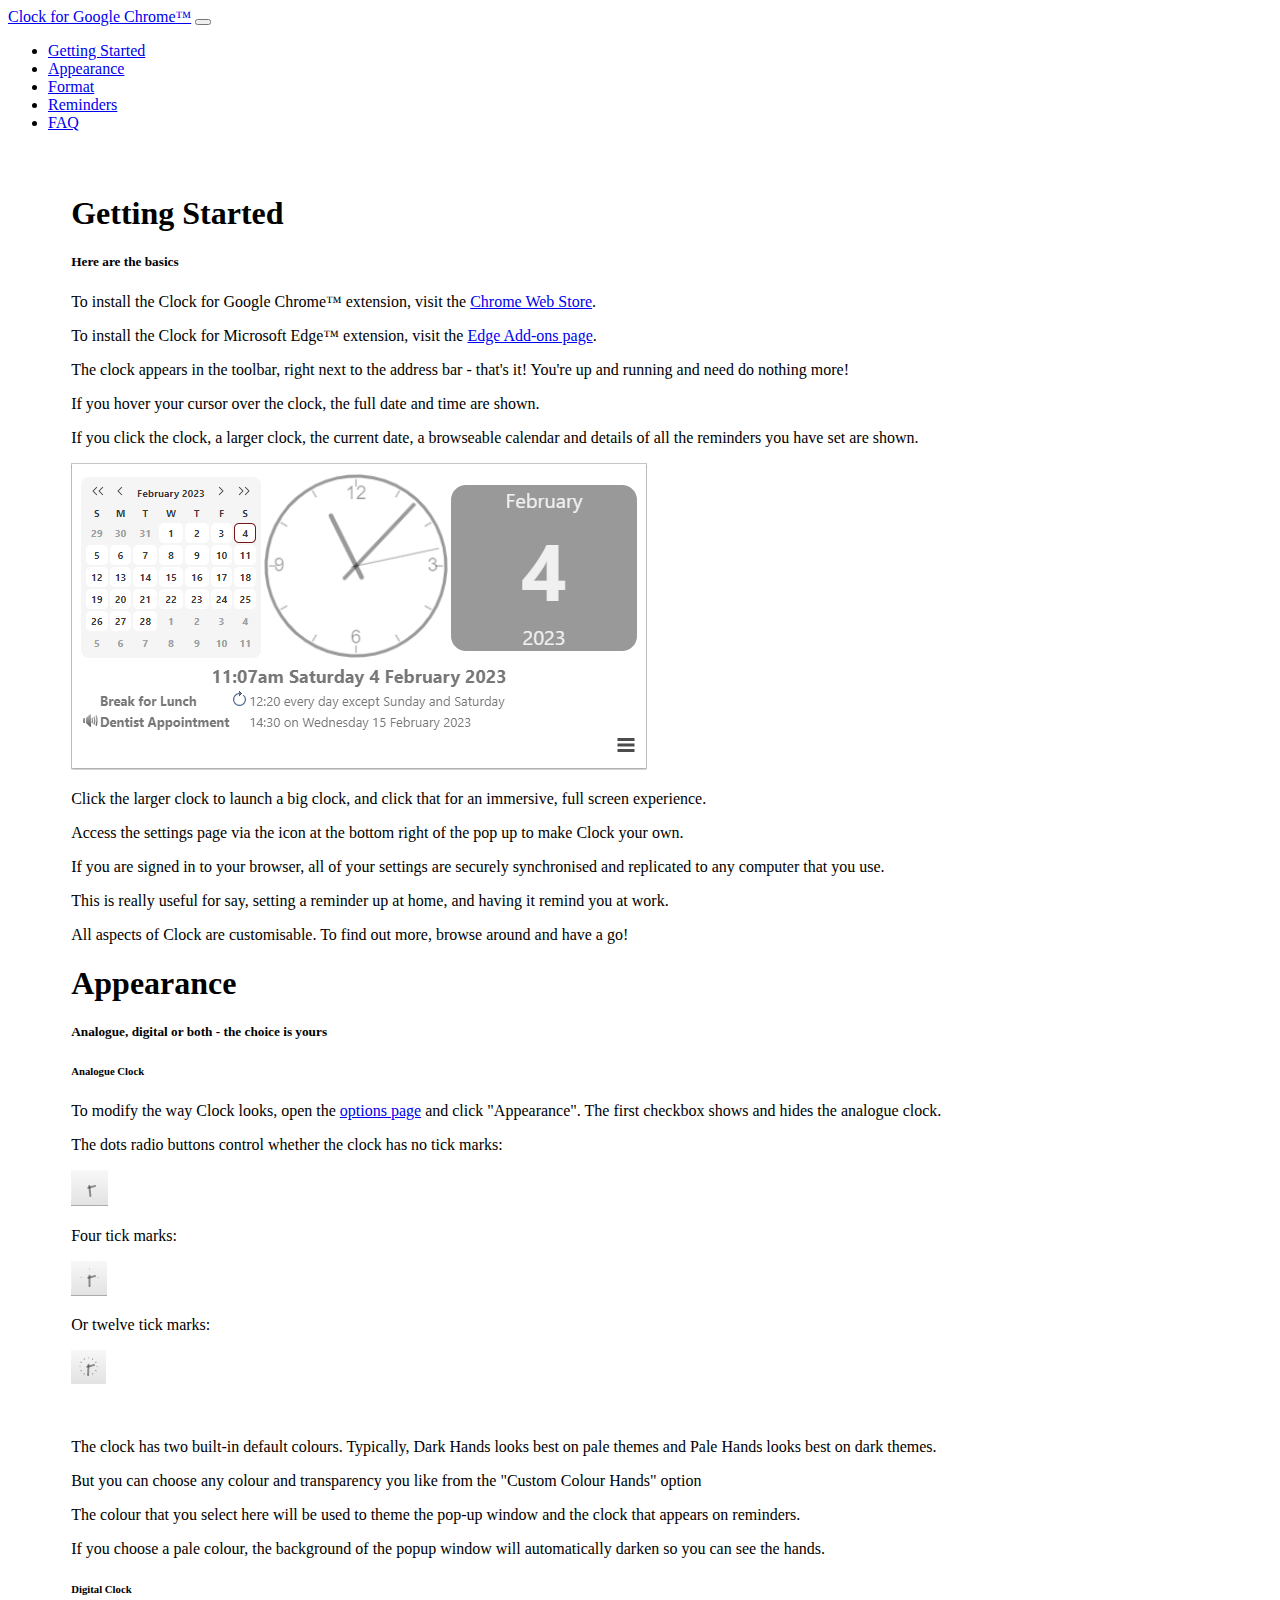
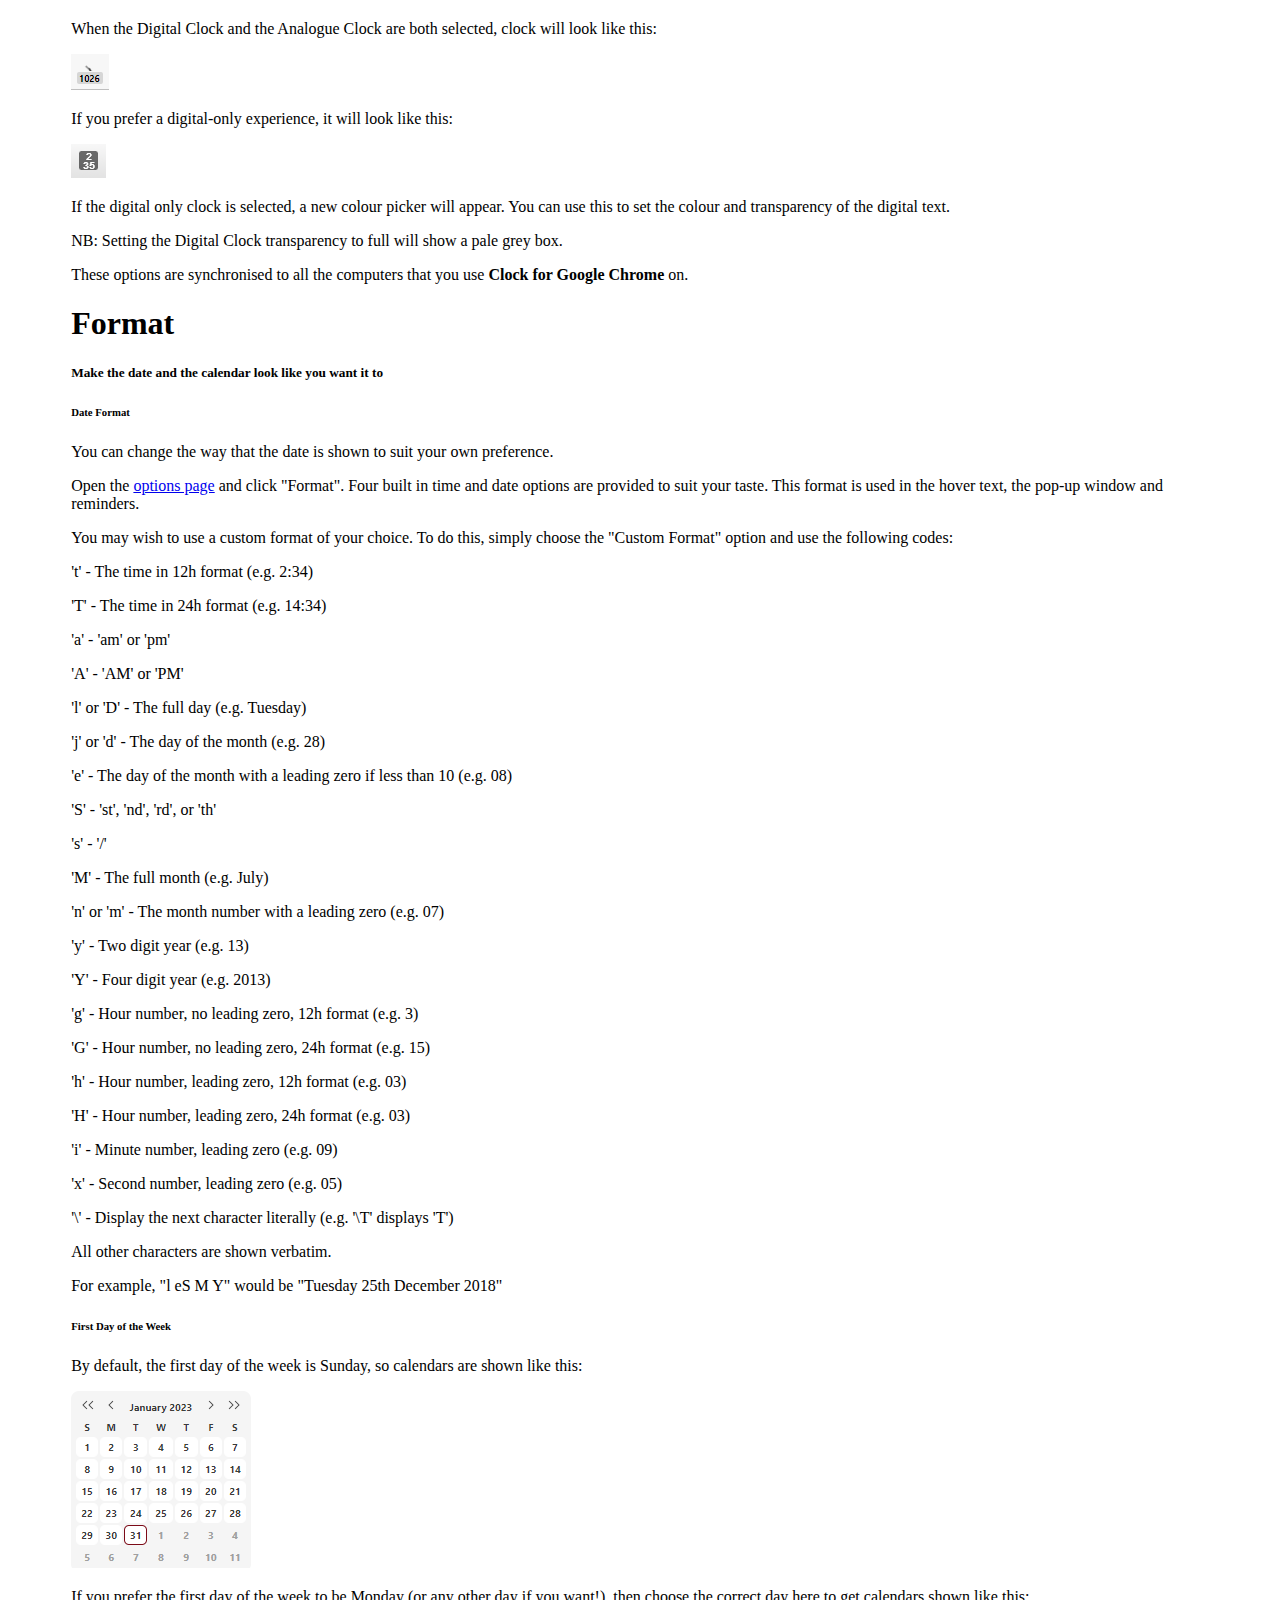
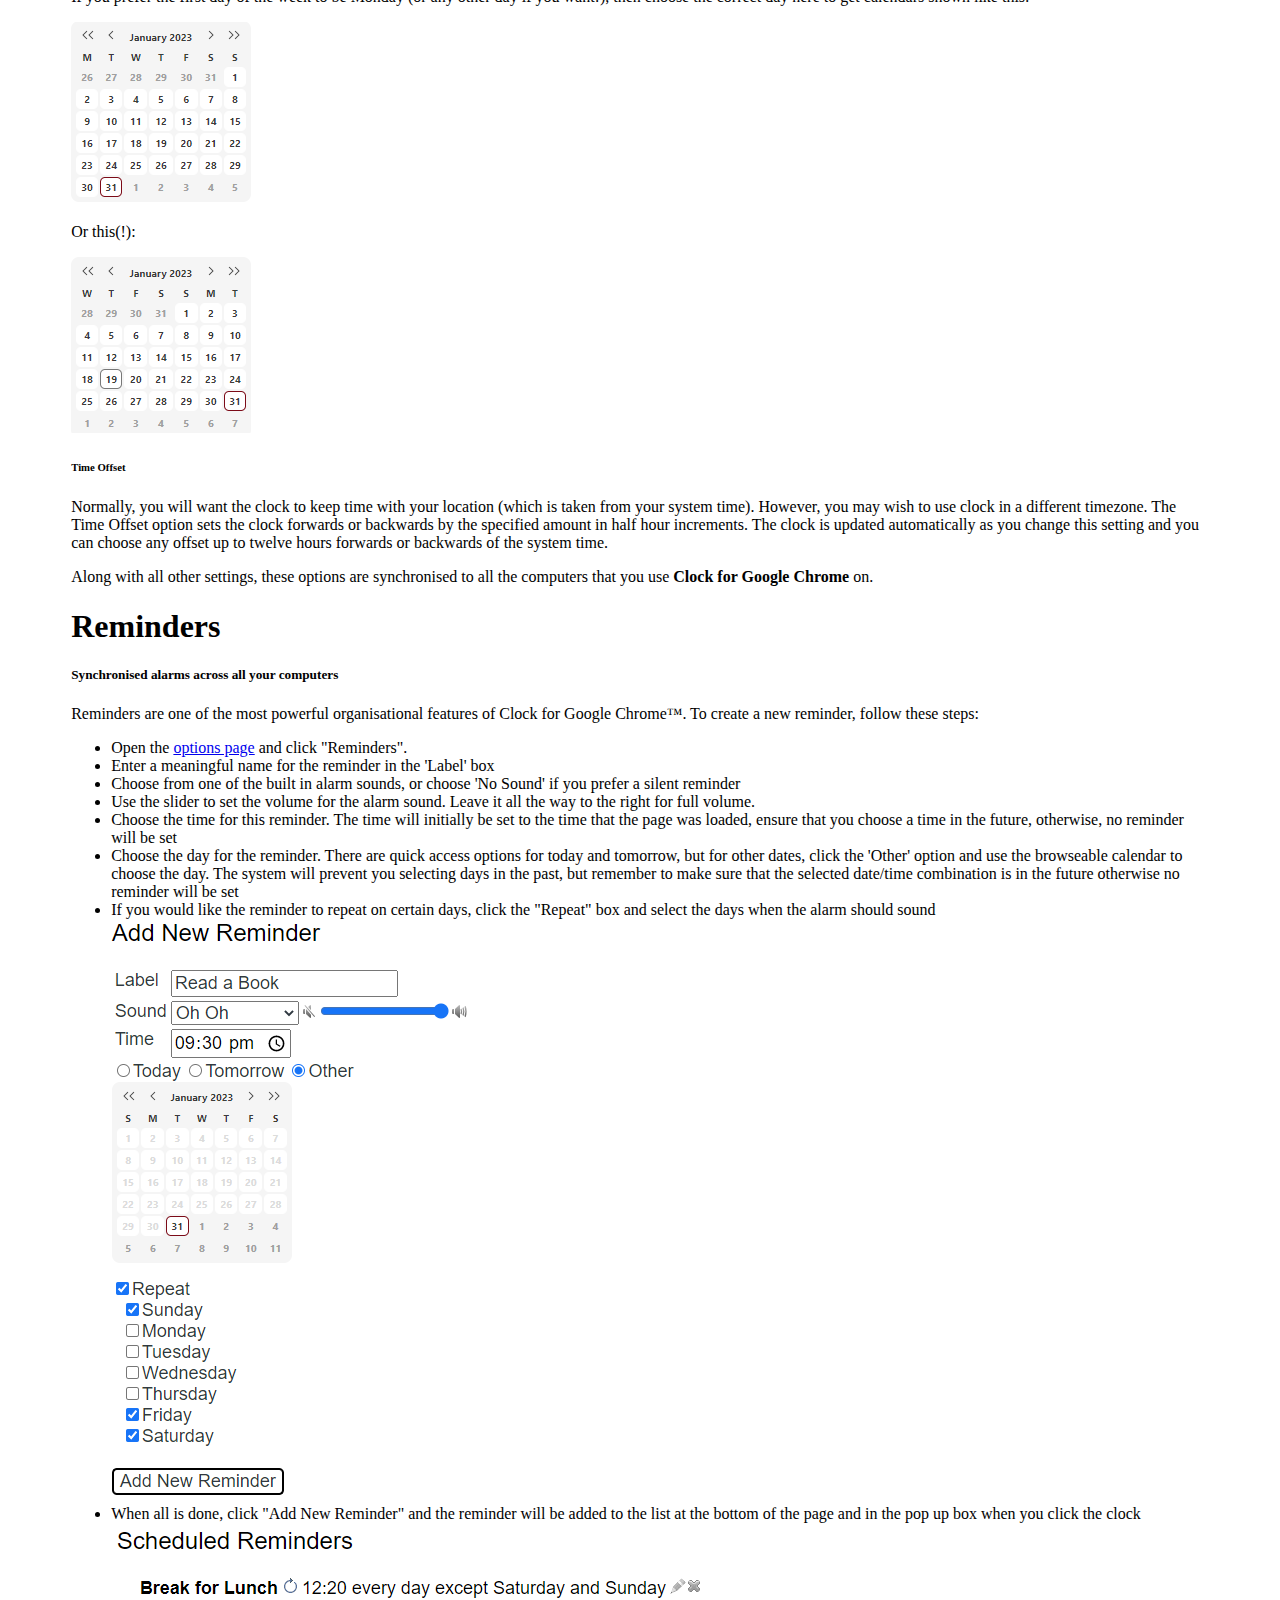
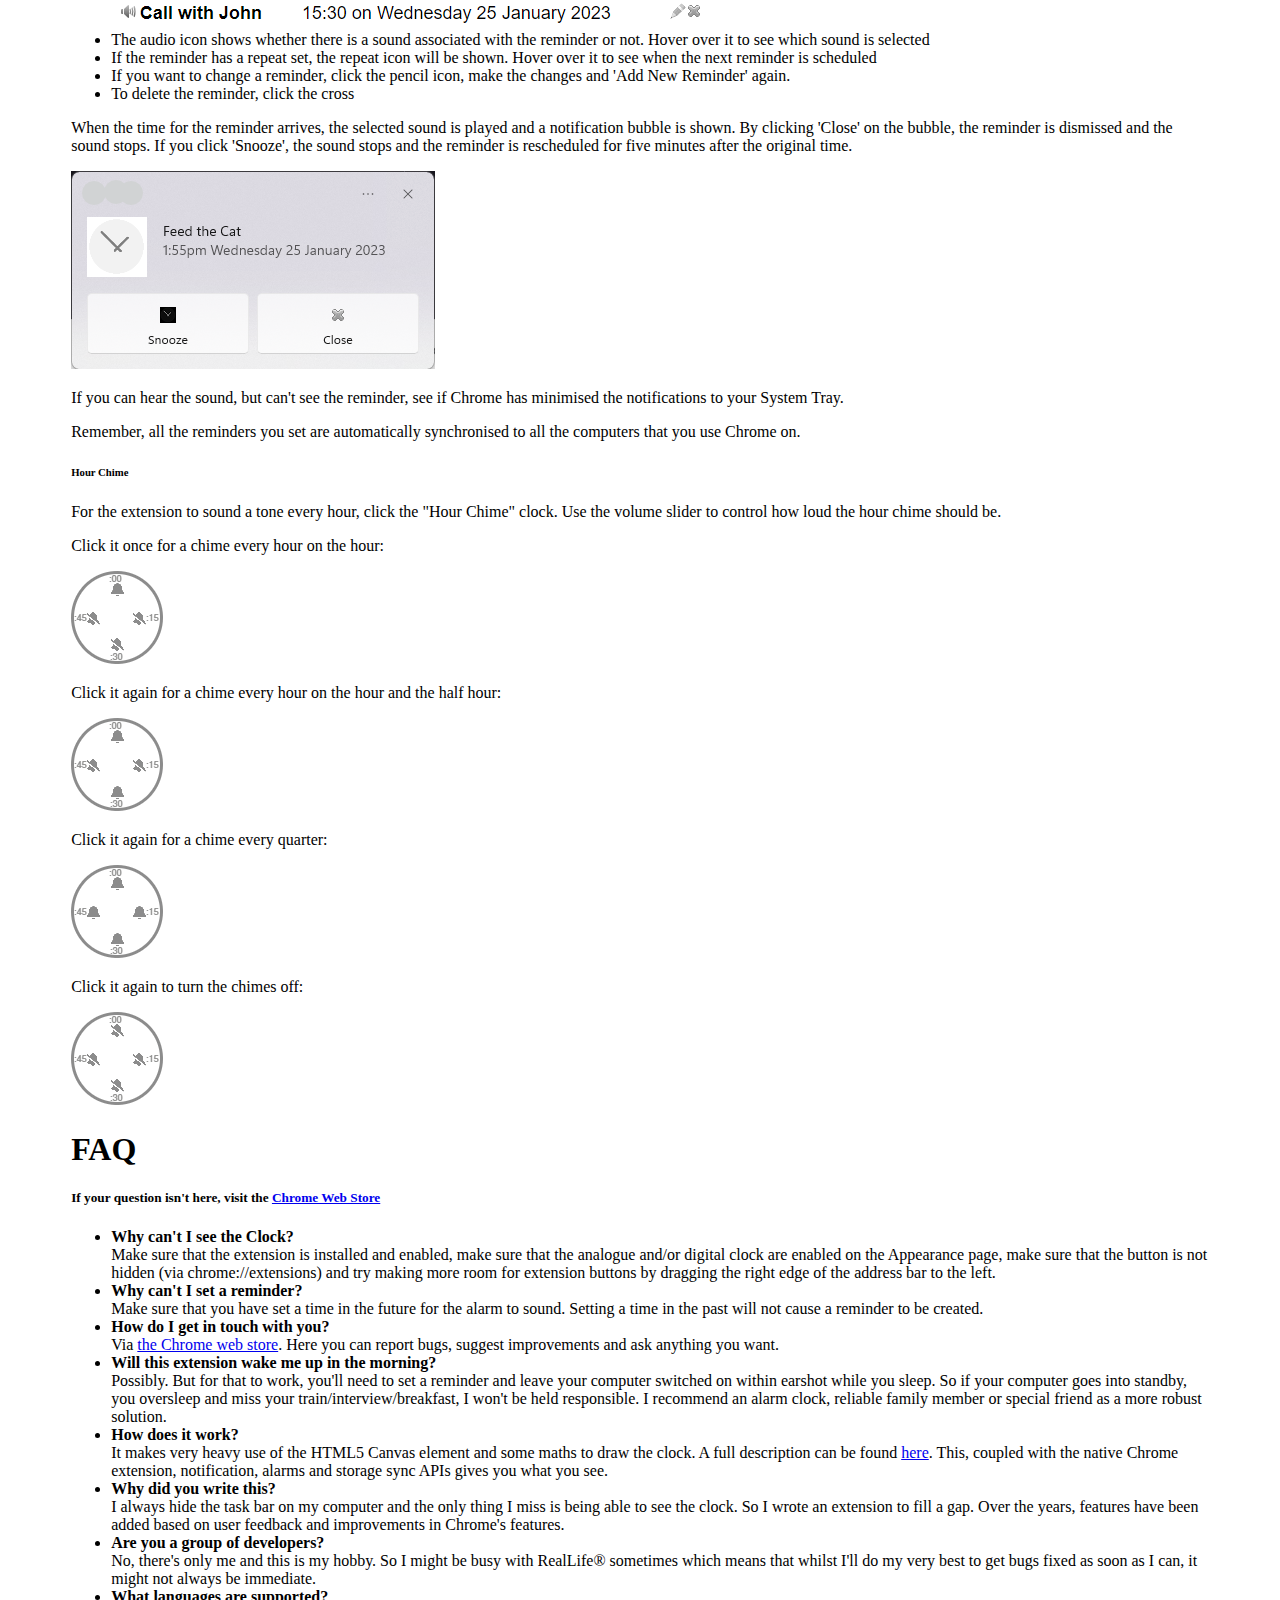
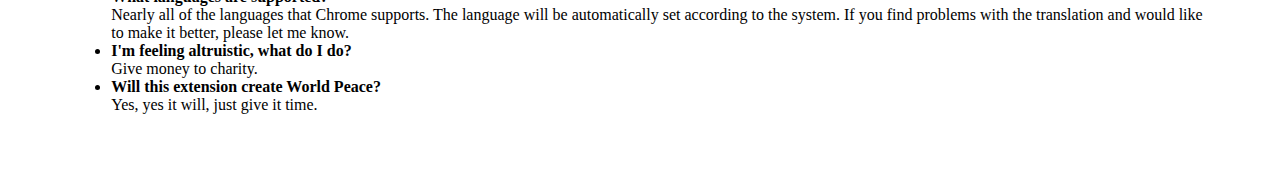
<file: index.html>
<!doctype html>
<html lang="en">

<head>
	<!-- Required meta tags -->
	<meta charset="utf-8">
	<meta name="viewport" content="width=device-width, initial-scale=1, shrink-to-fit=no">

	<!-- favicon -->
	<link rel="shortcut icon" type="image/x-icon" href="favicon.ico">

	<!-- Bootstrap CSS -->
	<link href="https://cdn.jsdelivr.net/npm/bootstrap@5.3.0-alpha1/dist/css/bootstrap.min.css" rel="stylesheet" integrity="sha384-GLhlTQ8iRABdZLl6O3oVMWSktQOp6b7In1Zl3/Jr59b6EGGoI1aFkw7cmDA6j6gD" crossorigin="anonymous">

	<title>Clock for Google Chrome&trade;</title>

	<!-- Ads -->
	<script async src="https://pagead2.googlesyndication.com/pagead/js/adsbygoogle.js?client=ca-pub-0829514606350414"
		crossorigin="anonymous"></script>
</head>

<body data-spy="scroll" data-target="#navbarLinks" data-offset="0">
	<nav id="navver" class="navbar navbar-expand-lg fixed-top navbar-dark bg-primary">
		<a class="navbar-brand" href="#">Clock for Google Chrome&trade;</a>
		<button class="navbar-toggler" type="button" data-toggle="collapse" data-target="#navbarSupportedContent"
			aria-controls="navbarSupportedContent" aria-expanded="false" aria-label="Toggle navigation">
			<span class="navbar-toggler-icon"></span>
		</button>

		<div class="collapse navbar-collapse" id="navbarLinks">
			<ul class="nav navbar-nav mr-auto">
				<li class="nav-item">
					<a class="nav-link" href="#gettingstarted">Getting Started</a>
				</li>
				<li class="nav-item">
					<a class="nav-link" href="#appearance">Appearance</a>
				</li>
				<li class="nav-item">
					<a class="nav-link" href="#format">Format</a>
				</li>
				<li class="nav-item">
					<a class="nav-link" href="#reminders">Reminders</a>
				</li>
				<li class="nav-item">
					<a class="nav-link" href="#faq">FAQ</a>
				</li>
			</ul>
		</div>
	</nav>

	<!-- Main content -->
	<div style="margin: 5%">
		<h1 id="gettingstarted">Getting Started</h1>
		<h5>Here are the basics</h5>
		<p>To install the Clock for Google Chrome&trade; extension, visit the <a
				href="https://chrome.google.com/webstore/detail/clock-for-google-chrome/emakkfldeggiinnfcdjkakdfcppbfhdg">Chrome
				Web Store</a>.</p>
		<p>To install the Clock for Microsoft Edge&trade; extension, visit the <a
				href="https://microsoftedge.microsoft.com/addons/detail/clock-for-microsoft-edge%E2%84%A2/mmaenpliijegpihljkfkjpdohapnnpge">Edge
				Add-ons page</a>.</p>
		<p>The clock appears in the toolbar, right next to the address bar - that's it! You're up and running and need
			do nothing more!</p>
		<p>If you hover your cursor over the clock, the full date and time are shown.</p>
		<p>If you click the clock, a larger clock, the current date, a browseable calendar and details of all the
			reminders you have set are shown.</p>
		<div class="inline_image">
			<img src="assets/popup.PNG" alt="Pop Up">
		</div>
		<p>Click the larger clock to launch a big clock, and click that for an immersive, full screen experience.</p>
		<p>Access the settings page via the icon at the bottom right of the pop up to make Clock your own.</p>
		<p>If you are signed in to your browser, all of your settings are securely synchronised and replicated to any
			computer that you use.</p>
		<p>This is really useful for say, setting a reminder up at home, and having it remind you at work.</p>
		<p>All aspects of Clock are customisable. To find out more, browse around and have a go!</p>

		<h1 id="appearance">Appearance</h1>
		<h5>Analogue, digital or both - the choice is yours</h5>
		<h6>Analogue Clock</h6>
		<p>To modify the way Clock looks, open the <a
				href="chrome-extension://emakkfldeggiinnfcdjkakdfcppbfhdg/html/options.html">options page</a> and click
			"Appearance".
			The first checkbox shows and hides the analogue clock.</p>
		<p>The dots radio buttons control whether the clock has no tick marks:</p>
		<div>
			<img src="assets/noticks.PNG" alt="No Ticks">
		</div>
		<p>Four tick marks:</p>
		<div>
			<img src="assets/fourticks.PNG" alt="Four Ticks">
		</div>
		<p>Or twelve tick marks:</p>
		<div>
			<img src="assets/twelveticks.PNG" alt="Twelve Ticks">
		</div>
		<p>&nbsp;</p>
		<p>The clock has two built-in default colours. Typically, Dark Hands looks best on pale themes and Pale Hands
			looks best on dark themes.</p>
		<p>But you can choose any colour and transparency you like from the "Custom Colour Hands" option</p>
		<p>The colour that you select here will be used to theme the pop-up window and the clock that appears on
			reminders.</p>
		<p>If you choose a pale colour, the background of the popup window will automatically darken so you can see the
			hands.</p>
		<h6>Digital Clock</h6>
		<p>When the Digital Clock and the Analogue Clock are both selected, clock will look like this:</p>
		<div>
			<img src="assets/digana.PNG" alt="Both Clocks">
		</div>
		<p>If you prefer a digital-only experience, it will look like this:</p>
		<div>
			<img src="assets/digonly.PNG" alt="Digital Only">
		</div>
		<p>If the digital only clock is selected, a new colour picker will appear. You can use this to set the colour
			and transparency of the digital text.</p>
		<p>NB: Setting the Digital Clock transparency to full will show a pale grey box.</p>
		<p>These options are synchronised to all the computers that you use <b>Clock for Google Chrome</b> on.</p>

		<h1 id="format">Format</h1>
		<h5>Make the date and the calendar look like you want it to</h5>
		<h6>Date Format</h6>
		<p>You can change the way that the date is shown to suit your own preference.</p>
		<p>Open the <a href="chrome-extension://emakkfldeggiinnfcdjkakdfcppbfhdg/html/options.html">options page</a> and
			click "Format".
			Four built in time and date options are provided to suit your taste. This format is used in the hover text,
			the pop-up window and reminders.</p>
		<p>You may wish to use a custom format of your choice. To do this, simply choose the "Custom Format" option and
			use the following codes:</p>
		<p>'t' - The time in 12h format (e.g. 2:34)</p>
		<p>'T' - The time in 24h format (e.g. 14:34) </p>
		<p>'a' - 'am' or 'pm'</p>
		<p>'A' - 'AM' or 'PM'</p>
		<p>'l' or 'D' - The full day (e.g. Tuesday) </p>
		<p>'j' or 'd' - The day of the month (e.g. 28) </p>
		<p>'e' - The day of the month with a leading zero if less than 10 (e.g. 08) </p>
		<p>'S' - 'st', 'nd', 'rd', or 'th'</p>
		<p>'s' - '/' </p>
		<p>'M' - The full month (e.g. July)</p>
		<p>'n' or 'm' - The month number with a leading zero (e.g. 07)</p>
		<p>'y' - Two digit year (e.g. 13) </p>
		<p>'Y' - Four digit year (e.g. 2013)</p>
		<p>'g' - Hour number, no leading zero, 12h format (e.g. 3)</p>
		<p>'G' - Hour number, no leading zero, 24h format (e.g. 15)</p>
		<p>'h' - Hour number, leading zero, 12h format (e.g. 03)</p>
		<p>'H' - Hour number, leading zero, 24h format (e.g. 03)</p>
		<p>'i' - Minute number, leading zero (e.g. 09)</p>
		<p>'x' - Second number, leading zero (e.g. 05)</p>
		<p>'\' - Display the next character literally (e.g. '\T' displays 'T')</p>
		<p>All other characters are shown verbatim.</p>
		<p>For example, "l eS M Y" would be "Tuesday 25th December 2018"</p>
		<h6>First Day of the Week</h6>
		<p>By default, the first day of the week is Sunday, so calendars are shown like this:</p>
		<div class="inline_image">
			<img src="assets/sunone.PNG" alt="Sunday First">
		</div>
		<p>If you prefer the first day of the week to be Monday (or any other day if you want!), then choose the correct
			day here to get calendars shown like this:</p>
		<div class="inline_image">
			<img src="assets/monone.PNG" alt="Monday First">
		</div>
		<p>Or this(!):</p>
		<div class="inline_image">
			<img src="assets/wedone.PNG" alt="Wednesday First (why anybody would want to do this beyond me, but hey...">
		</div>
		<h6>Time Offset</h6>
		<p>Normally, you will want the clock to keep time with your location (which is taken from your system time).
			However, you may wish to use clock in a different timezone. The Time Offset option sets the clock forwards
			or backwards by the specified amount in half hour increments. The clock is updated automatically as you
			change this setting and you can choose any offset up to twelve hours forwards or backwards of the system
			time.</p>
		<p>Along with all other settings, these options are synchronised to all the computers that you use <b>Clock for
				Google Chrome</b> on.</p>


		<h1 id="reminders">Reminders</h1>
		<h5>Synchronised alarms across all your computers</h5>
		<p>Reminders are one of the most powerful organisational features of Clock for Google Chrome™. To create a new
			reminder, follow these steps:</p>
		<ul>
			<li>Open the <a href="chrome-extension://emakkfldeggiinnfcdjkakdfcppbfhdg/html/options.html">options
					page</a> and click "Reminders".</li>
			<li>Enter a meaningful name for the reminder in the 'Label' box</li>
			<li>Choose from one of the built in alarm sounds, or choose 'No Sound' if you prefer a silent reminder</li>
			<li>Use the slider to set the volume for the alarm sound. Leave it all the way to the right for full volume.
			</li>
			<li>Choose the time for this reminder. The time will initially be set to the time that the page was loaded,
				ensure that you choose a time in the future, otherwise, no reminder will be set</li>
			<li>Choose the day for the reminder. There are quick access options for today and tomorrow, but for other
				dates, click the 'Other' option and use the browseable calendar to choose the day. The system will
				prevent you selecting days in the past, but remember to make sure that the selected date/time
				combination is in the future otherwise no reminder will be set</li>
			<li>If you would like the reminder to repeat on certain days, click the "Repeat" box and select the days
				when the alarm should sound
				<div class="inline_image">
					<img src="assets/reminders.PNG" alt="Reminder options">
				</div>
			</li>
			<li>When all is done, click "Add New Reminder" and the reminder will be added to the list at the bottom of
				the page and in the pop up box when you click the clock
				<div class="inline_image">
					<img src="assets/reminder.PNG" alt="Set Reminder">
				</div>
			</li>
			<li>The audio icon shows whether there is a sound associated with the reminder or not. Hover over it to see
				which sound is selected</li>
			<li>If the reminder has a repeat set, the repeat icon will be shown. Hover over it to see when the next
				reminder is scheduled</li>
			<li>If you want to change a reminder, click the pencil icon, make the changes and 'Add New Reminder' again.
			</li>
			<li>To delete the reminder, click the cross</li>
		</ul>
		<p>When the time for the reminder arrives, the selected sound is played and a notification bubble is shown. By
			clicking 'Close' on the bubble, the reminder is dismissed and the sound stops. If you click 'Snooze', the
			sound stops and the reminder is rescheduled for five minutes after the original time.</p>
		<div class="inline_image">
			<img src="assets/notification.png" alt="Notification">
		</div>
		<p>If you can hear the sound, but can't see the reminder, see if Chrome has minimised the notifications to your
			System Tray.</p>
		<p>Remember, all the reminders you set are automatically synchronised to all the computers that you use Chrome
			on.</p>
		<h6>Hour Chime</h6>
		<p>For the extension to sound a tone every hour, click the "Hour Chime" clock. Use the volume slider to control
			how loud the hour chime should be.</p>
		<p>Click it once for a chime every hour on the hour:</p>
		<div>
			<img src="assets/onechime.png" alt="Hour chime">
		</div>
		<p>Click it again for a chime every hour on the hour and the half hour:</p>
		<div>
			<img src="assets/twochimes.png" alt="Two chimes">
		</div>
		<p>Click it again for a chime every quarter:</p>
		<div>
			<img src="assets/fourchimes.png" alt="Four chimes">
		</div>
		<p>Click it again to turn the chimes off:</p>
		<div>
			<img src="assets/nochimes.png" alt="No chimes">
		</div>

		<h1 id="faq">FAQ</h1>
		<h5>If your question isn't here, visit the <a
				href="https://chrome.google.com/webstore/detail/clock-for-google-chrome/emakkfldeggiinnfcdjkakdfcppbfhdg">Chrome
				Web Store</a></h5>
		<ul>
			<li>
				<b>Why can't I see the Clock?</b>
				<br>Make sure that the extension is installed and enabled, make sure that the analogue and/or digital
				clock are enabled on the Appearance page, make sure that the button is not hidden (via
				chrome://extensions) and try making more room for extension buttons by dragging the right edge of the
				address bar to the left.
			</li>
			<li>
				<b>Why can't I set a reminder?</b>
				<br>Make sure that you have set a time in the future for the alarm to sound. Setting a time in the past
				will not cause a reminder to be created.
			</li>
			<li>
				<b>How do I get in touch with you?</b>
				<br>Via <a
					href="https://chrome.google.com/webstore/detail/clock-for-google-chrome/emakkfldeggiinnfcdjkakdfcppbfhdg">the
					Chrome web store</a>. Here you can report bugs, suggest improvements and ask anything you want.
			</li>
			<li>
				<b>Will this extension wake me up in the morning?</b>
				<br>Possibly. But for that to work, you'll need to set a reminder and leave your computer switched on
				within earshot while you sleep. So if your computer goes into standby, you oversleep and miss your
				train/interview/breakfast, I won't be held responsible. I recommend an alarm clock, reliable family
				member or special friend as a more robust solution.
			</li>
			<li>
				<b>How does it work?</b>
				<br>It makes very heavy use of the HTML5 Canvas element and some maths to draw the clock. A full
				description can be found <a href="https://ab00a.github.io/">here</a>. This, coupled with the native
				Chrome extension, notification, alarms and storage sync APIs gives you what you see.
			</li>
			<li>
				<b>Why did you write this?</b>
				<br>I always hide the task bar on my computer and the only thing I miss is being able to see the clock.
				So I wrote an extension to fill a gap. Over the years, features have been added based on user feedback
				and improvements in Chrome's features.
			</li>
			<li>
				<b>Are you a group of developers?</b>
				<br>No, there's only me and this is my hobby. So I might be busy with RealLife® sometimes which means
				that whilst I'll do my very best to get bugs fixed as soon as I can, it might not always be immediate.
			</li>
			<li>
				<b>What languages are supported?</b>
				<br>Nearly all of the languages that Chrome supports. The language will be automatically set according
				to the system. If you find problems with the translation and would like to make it better, please let me
				know.
			</li>
			<li>
				<b>I'm feeling altruistic, what do I do?</b>
				<br>Give money to charity.
			</li>
			<li>
				<b>Will this extension create World Peace?</b>
				<br>Yes, yes it will, just give it time.
			</li>
		</ul>

	</div>


	<!-- Optional JavaScript -->
	<!-- jQuery first, then Popper.js, then Bootstrap JS -->
	<script src="https://cdn.jsdelivr.net/npm/bootstrap@5.3.0-alpha1/dist/js/bootstrap.min.js" integrity="sha384-mQ93GR66B00ZXjt0YO5KlohRA5SY2XofN4zfuZxLkoj1gXtW8ANNCe9d5Y3eG5eD" crossorigin="anonymous"></script>
</body>

</html>
</file>
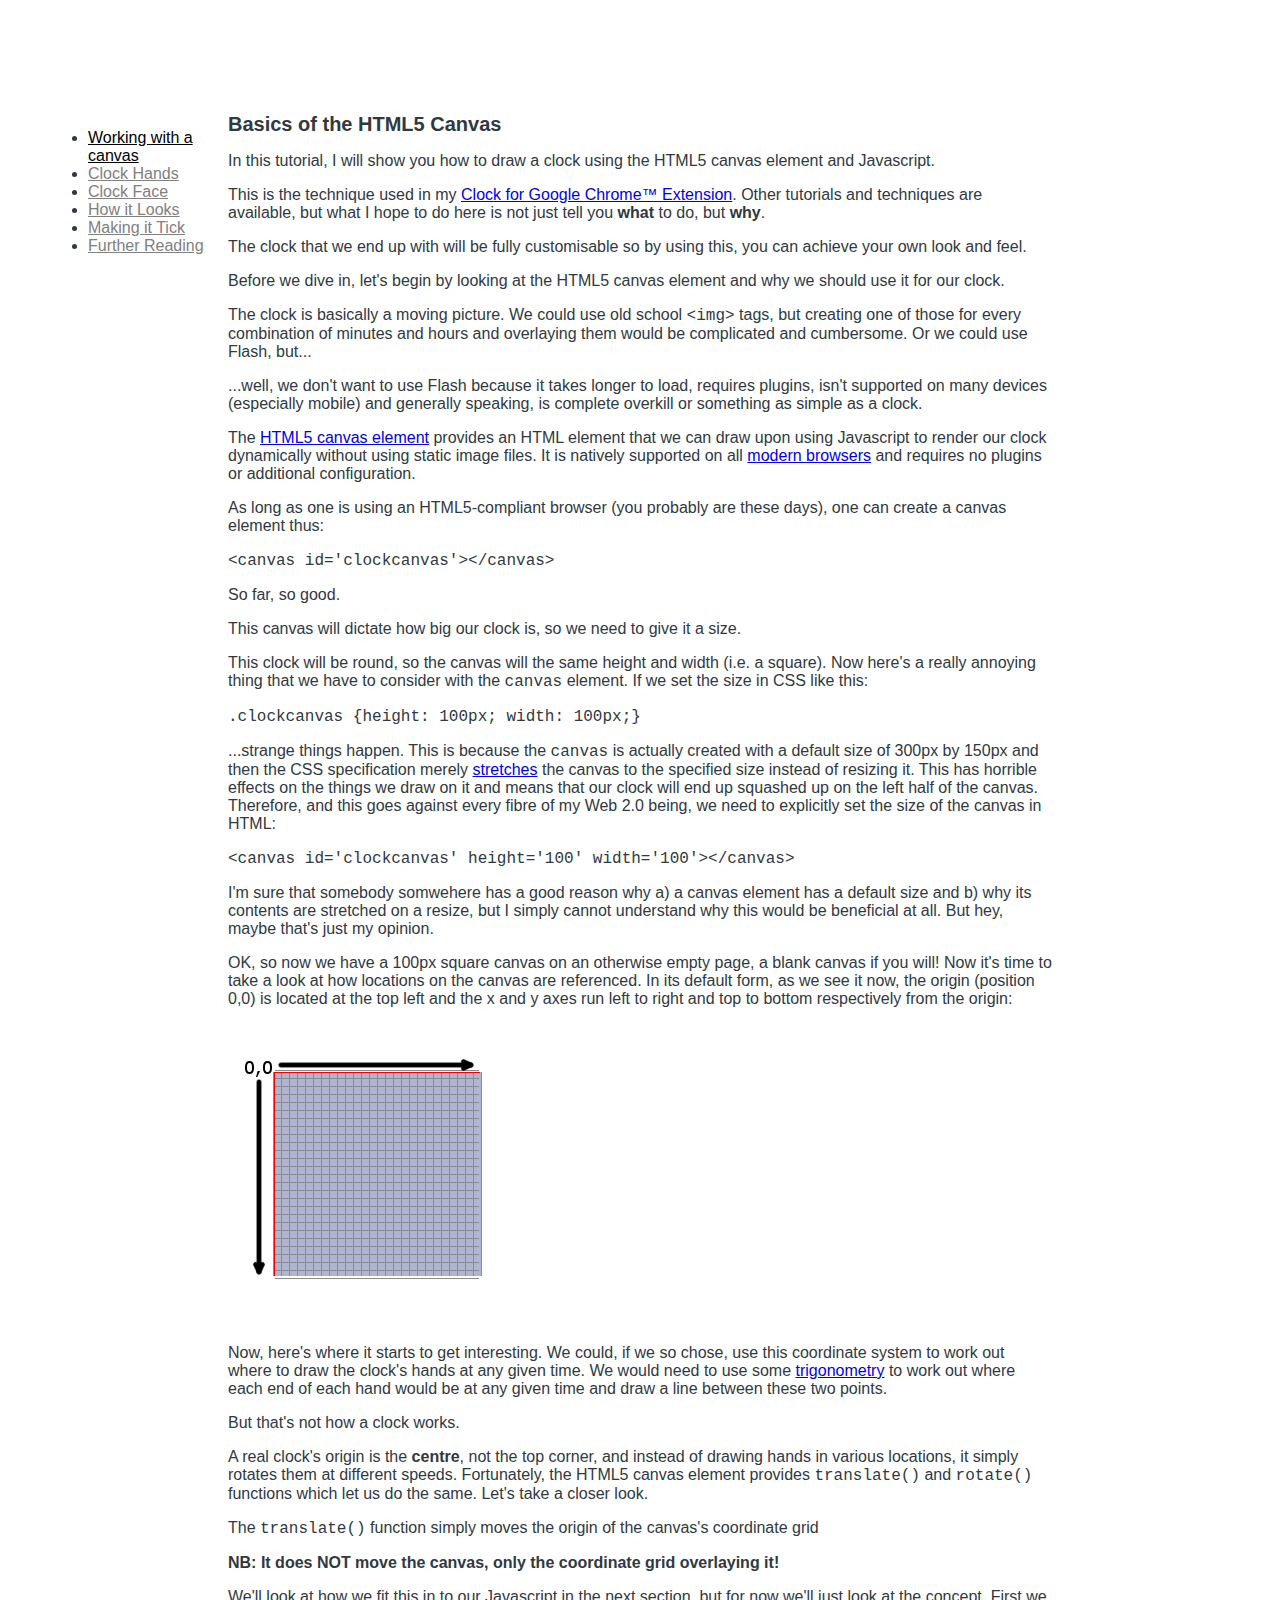
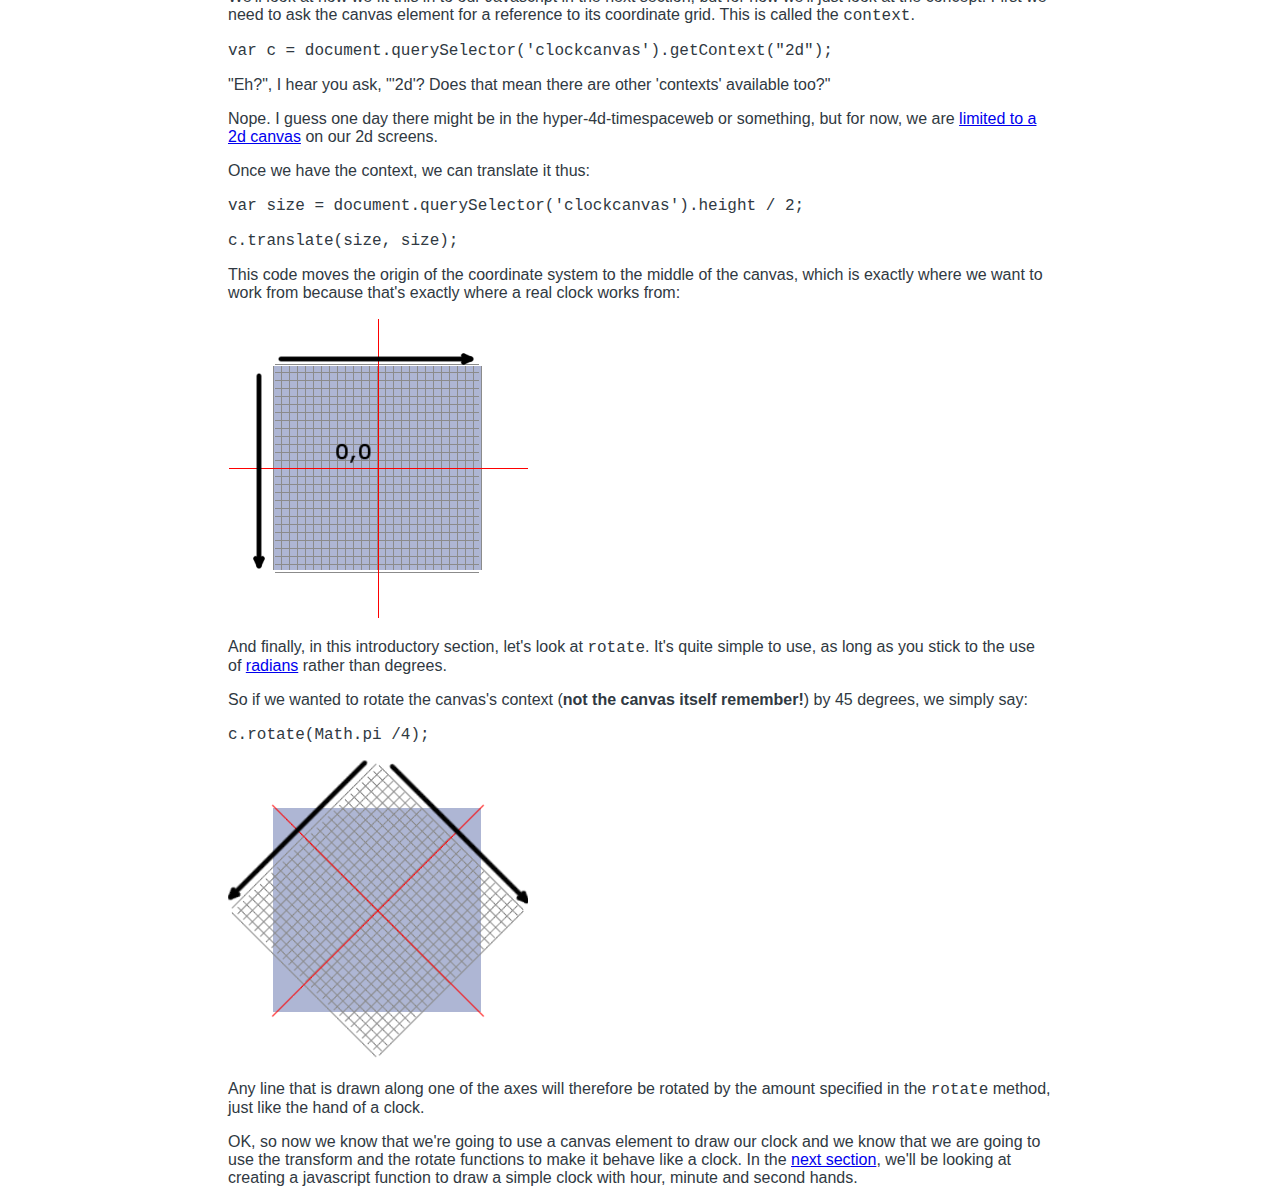
<file: howtodrawaclock/index.html>
<!DOCTYPE html>
<!-- saved from url=(0051)https://ab00a.github.io/page1.html -->
<html lang="en" xmlns="http://www.w3.org/1999/xhtml">

<head>
    <meta http-equiv="Content-Type" content="text/html; charset=UTF-8">
    <link rel="shortcut icon" type="image/x-icon" href="favicon.ico">
    <title>How to Make an Analogue Clock with HTML5 Canvas and Javascript</title>
    <script type="text/javascript" src="./js/clockforchrome.js"></script>
    <link rel="stylesheet" type="text/css" href="./style/clockforchrome.css">
    <script>
        (function (i, s, o, g, r, a, m) {
            i['GoogleAnalyticsObject'] = r; i[r] = i[r] || function () {
                (i[r].q = i[r].q || []).push(arguments)
            }, i[r].l = 1 * new Date(); a = s.createElement(o),
                m = s.getElementsByTagName(o)[0]; a.async = 1; a.src = g; m.parentNode.insertBefore(a, m)
        })(window, document, 'script', '//www.google-analytics.com/analytics.js', 'ga');

        ga('create', 'UA-42595703-1', 'clockforchrome.appspot.com');
        ga('send', 'pageview');
    </script>
</head>

<body>
    <div id="pagepane">
        <div id="top">
            <div id="topleft">

            </div>
            <div id="topmid">

                <img src="./assets/560Banner.png" alt="Clock for Google Chrome�" id="banner">
                <div id="titletext">How to Make an Analogue Clock with the HTML5 Canvas and Javascript</div>
            </div>
            <div id="topright">
            </div>
        </div>
        <div id="mid">
            <div id="midleft">

                <div id="topmidleft">
                    <ul id="contentsnav">
                        <li><a class="selected" href="https://ab00a.github.io/index.html">Working with a canvas</a></li>
                        <li><a class="unselected" href="https://ab00a.github.io/page2.html">Clock Hands</a></li>
                        <li><a class="unselected" href="https://ab00a.github.io/page3.html">Clock Face</a></li>
                        <li><a class="unselected" href="https://ab00a.github.io/page4.html">How it Looks</a></li>
                        <li><a class="unselected" href="https://ab00a.github.io/page5.html">Making it Tick</a></li>
                        <li><a class="unselected" href="https://ab00a.github.io/page6.html">Further Reading</a></li>
                    </ul>
                </div>
                <script async
                    src="https://pagead2.googlesyndication.com/pagead/js/adsbygoogle.js?client=ca-pub-0829514606350414"
                    crossorigin="anonymous"></script>
            </div>
            <div id="midmid">
                <div id="midmidtitle">Basics of the HTML5 Canvas</div>
                <div id="midmidcontent">
                    <div id="content" class="showndiv">
                        <p>In this tutorial, I will show you how to draw a clock using the HTML5 canvas element and
                            Javascript.</p>
                        <p>This is the technique used in my <a href="http://clockforchrome.appspot.com/">Clock for
                                Google Chrome™ Extension</a>. Other tutorials and techniques are available, but what I
                            hope to do here is not just tell you <b>what</b> to do, but <b>why</b>.</p>
                        <p></p>The clock that we end up with will be fully customisable so by using this, you can
                        achieve your own look and feel.<p></p>
                        <p>Before we dive in, let's begin by looking at the HTML5 canvas element and why we should use
                            it for our clock.</p>
                        <p>The clock is basically a moving picture. We could use old school <code>&lt;img&gt;</code>
                            tags, but creating one of those for every combination of minutes and hours and overlaying
                            them would be complicated and cumbersome. Or we could use Flash, but...</p>
                        <p>...well, we don't want to use Flash because it takes longer to load, requires plugins, isn't
                            supported on many devices (especially mobile) and generally speaking, is complete overkill
                            or something as simple as a clock.</p>
                        <p>The <a href="http://www.w3schools.com/html/html5_canvas.asp">HTML5 canvas element</a>
                            provides an HTML element that we can draw upon using Javascript to render our clock
                            dynamically without using static image files. It is natively supported on all <a
                                href="http://www.w3schools.com/html/html5_canvas.asp">modern browsers</a> and requires
                            no plugins or additional configuration.</p>
                        <p>As long as one is using an HTML5-compliant browser (you probably are these days), one can
                            create a canvas element thus:</p>
                        <p><code>&lt;canvas id='clockcanvas'&gt;&lt;/canvas&gt;</code></p>
                        <p>So far, so good.</p>
                        <p>This canvas will dictate how big our clock is, so we need to give it a size.</p>
                        <p>This clock will be round, so the canvas will the same height and width (i.e. a square). Now
                            here's a really annoying thing that we have to consider with the <code>canvas</code>
                            element. If we set the size in CSS like this:</p>
                        <p><code>.clockcanvas {height: 100px; width: 100px;}</code></p>
                        <p>...strange things happen. This is because the <code>canvas</code> is actually created with a
                            default size of 300px by 150px and then the CSS specification merely <a
                                href="http://www.whatwg.org/specs/web-apps/current-work/multipage/the-canvas-element.html#attr-canvas-width">stretches</a>
                            the canvas to the specified size instead of resizing it. This has horrible effects on the
                            things we draw on it and means that our clock will end up squashed up on the left half of
                            the canvas. Therefore, and this goes against every fibre of my Web 2.0 being, we need to
                            explicitly set the size of the canvas in HTML:</p>
                        <p><code>&lt;canvas id='clockcanvas' height='100' width='100'&gt;&lt;/canvas&gt;</code></p>
                        <p>I'm sure that somebody somwehere has a good reason why a) a canvas element has a default size
                            and b) why its contents are stretched on a resize, but I simply cannot understand why this
                            would be beneficial at all. But hey, maybe that's just my opinion.</p>
                        <p>OK, so now we have a 100px square canvas on an otherwise empty page, a blank canvas if you
                            will! Now it's time to take a look at how locations on the canvas are referenced. In its
                            default form, as we see it now, the origin (position 0,0) is located at the top left and the
                            x and y axes run left to right and top to bottom respectively from the origin:</p>
                        <p class="image"><img src="./assets/canvas1.png" alt="Default canvas coordinates"></p>
                        <p>Now, here's where it starts to get interesting. We could, if we so chose, use this coordinate
                            system to work out where to draw the clock's hands at any given time. We would need to use
                            some <a
                                href="http://inventwithpython.com/blog/2012/07/18/using-trigonometry-to-animate-bounces-draw-clocks-and-point-cannons-at-a-target/">trigonometry</a>
                            to work out where each end of each hand would be at any given time and draw a line between
                            these two points.</p>
                        <p>But that's not how a clock works.</p>
                        <p>A real clock's origin is the <b>centre</b>, not the top corner, and instead of drawing hands
                            in various locations, it simply rotates them at different speeds. Fortunately, the HTML5
                            canvas element provides <code>translate()</code> and <code>rotate()</code> functions which
                            let us do the same. Let's take a closer look.</p>
                        <p>The <code>translate()</code> function simply moves the origin of the canvas's coordinate grid
                        </p>
                        <p><b>NB: It does NOT move the canvas, only the coordinate grid overlaying it!</b></p>
                        <p>We'll look at how we fit this in to our Javascript in the next section, but for now we'll
                            just look at the concept. First we need to ask the canvas element for a reference to its
                            coordinate grid. This is called the <code>context</code>.</p>
                        <p><code>var c = document.querySelector('clockcanvas').getContext("2d");</code></p>
                        <p>"Eh?", I hear you ask, "'2d'? Does that mean there are other 'contexts' available too?"</p>
                        <p>Nope. I guess one day there might be in the hyper-4d-timespaceweb or something, but for now,
                            we are <a href="http://diveintohtml5.info/canvas.html">limited to a 2d canvas</a> on our 2d
                            screens.</p>
                        <p>Once we have the context, we can translate it thus:</p>
                        <p><code>var size = document.querySelector('clockcanvas').height / 2;</code></p>
                        <p><code>c.translate(size, size);</code></p>
                        <p>This code moves the origin of the coordinate system to the middle of the canvas, which is
                            exactly where we want to work from because that's exactly where a real clock works from:</p>
                        <p class="image"><img src="./assets/canvas2.png" alt="Central Origin"></p>
                        <p>And finally, in this introductory section, let's look at <code>rotate</code>. It's quite
                            simple to use, as long as you stick to the use of <a
                                href="http://www.bbc.co.uk/bitesize/higher/maths/trigonometry/radian_and_equations/revision/1/">radians</a>
                            rather than degrees.</p>
                        <p>So if we wanted to rotate the canvas's context (<b>not the canvas itself remember!</b>) by 45
                            degrees, we simply say:</p>
                        <p><code>c.rotate(Math.pi /4);</code></p>
                        <p class="image"><img src="./assets/canvas3.png" alt="Rotated grid"></p>
                        <p>Any line that is drawn along one of the axes will therefore be rotated by the amount
                            specified in the <code>rotate</code> method, just like the hand of a clock.</p>
                        <p>OK, so now we know that we're going to use a canvas element to draw our clock and we know
                            that we are going to use the transform and the rotate functions to make it behave like a
                            clock. In the <a href="https://ab00a.github.io/page2.html">next section</a>, we'll be
                            looking at creating a javascript function to draw a simple clock with hour, minute and
                            second hands.</p>
                    </div>
                    <div id="midad">
                    </div>
                </div>
            </div>
            <div id="midright">
                <div id="midmidleft">

                </div>
            </div>
</body>

</html>
</file>
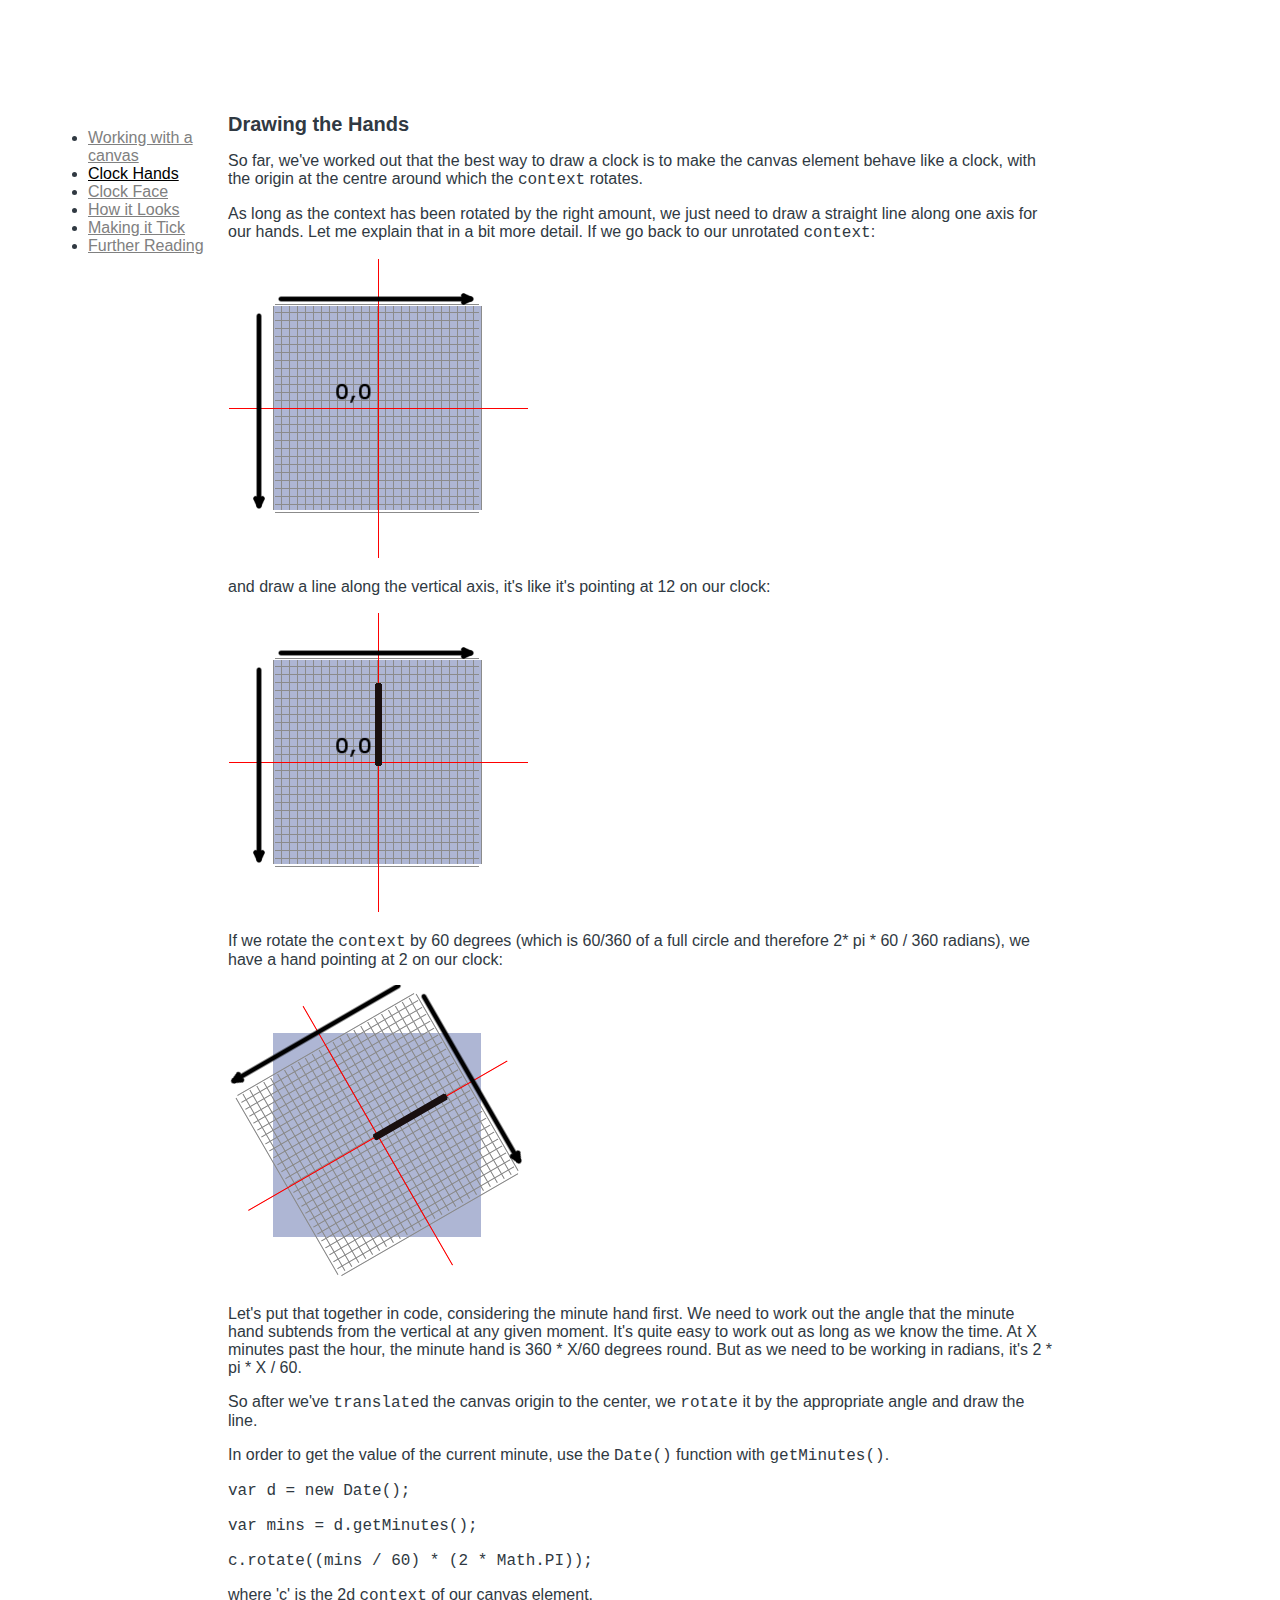
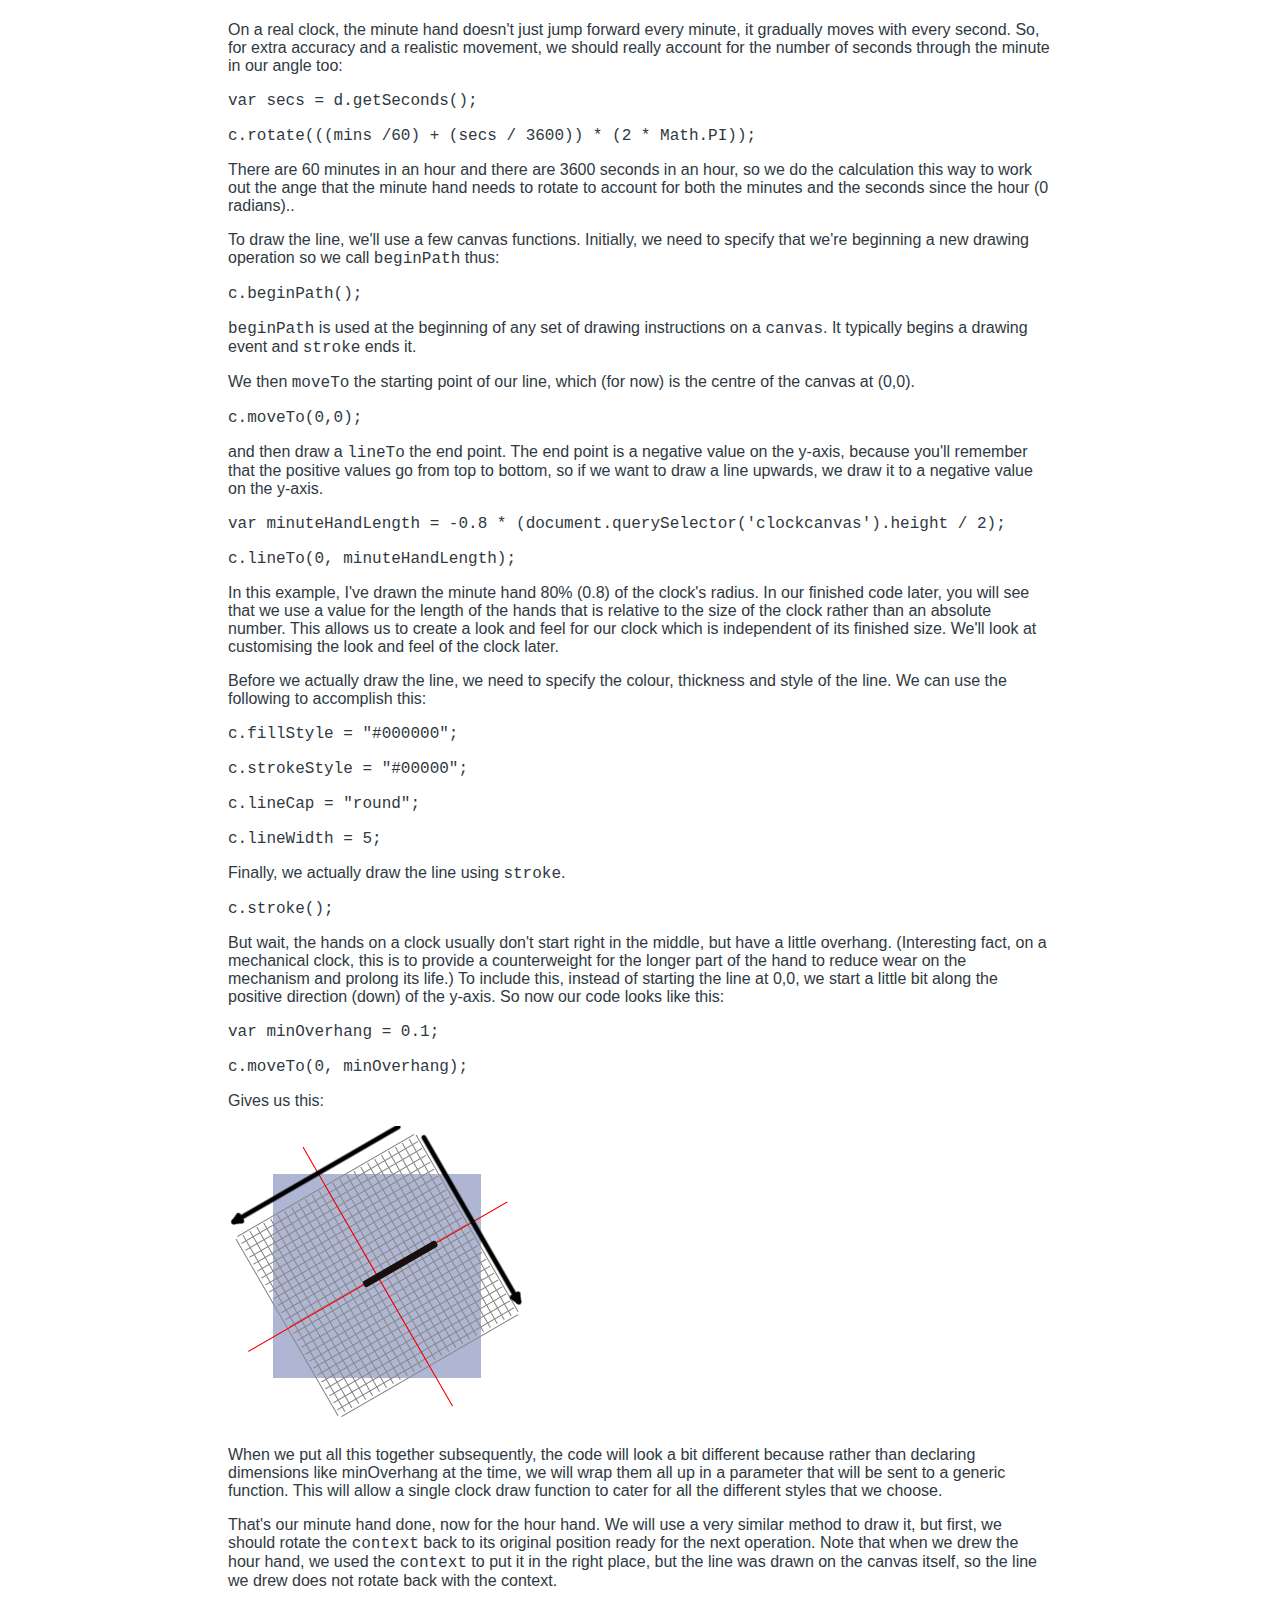
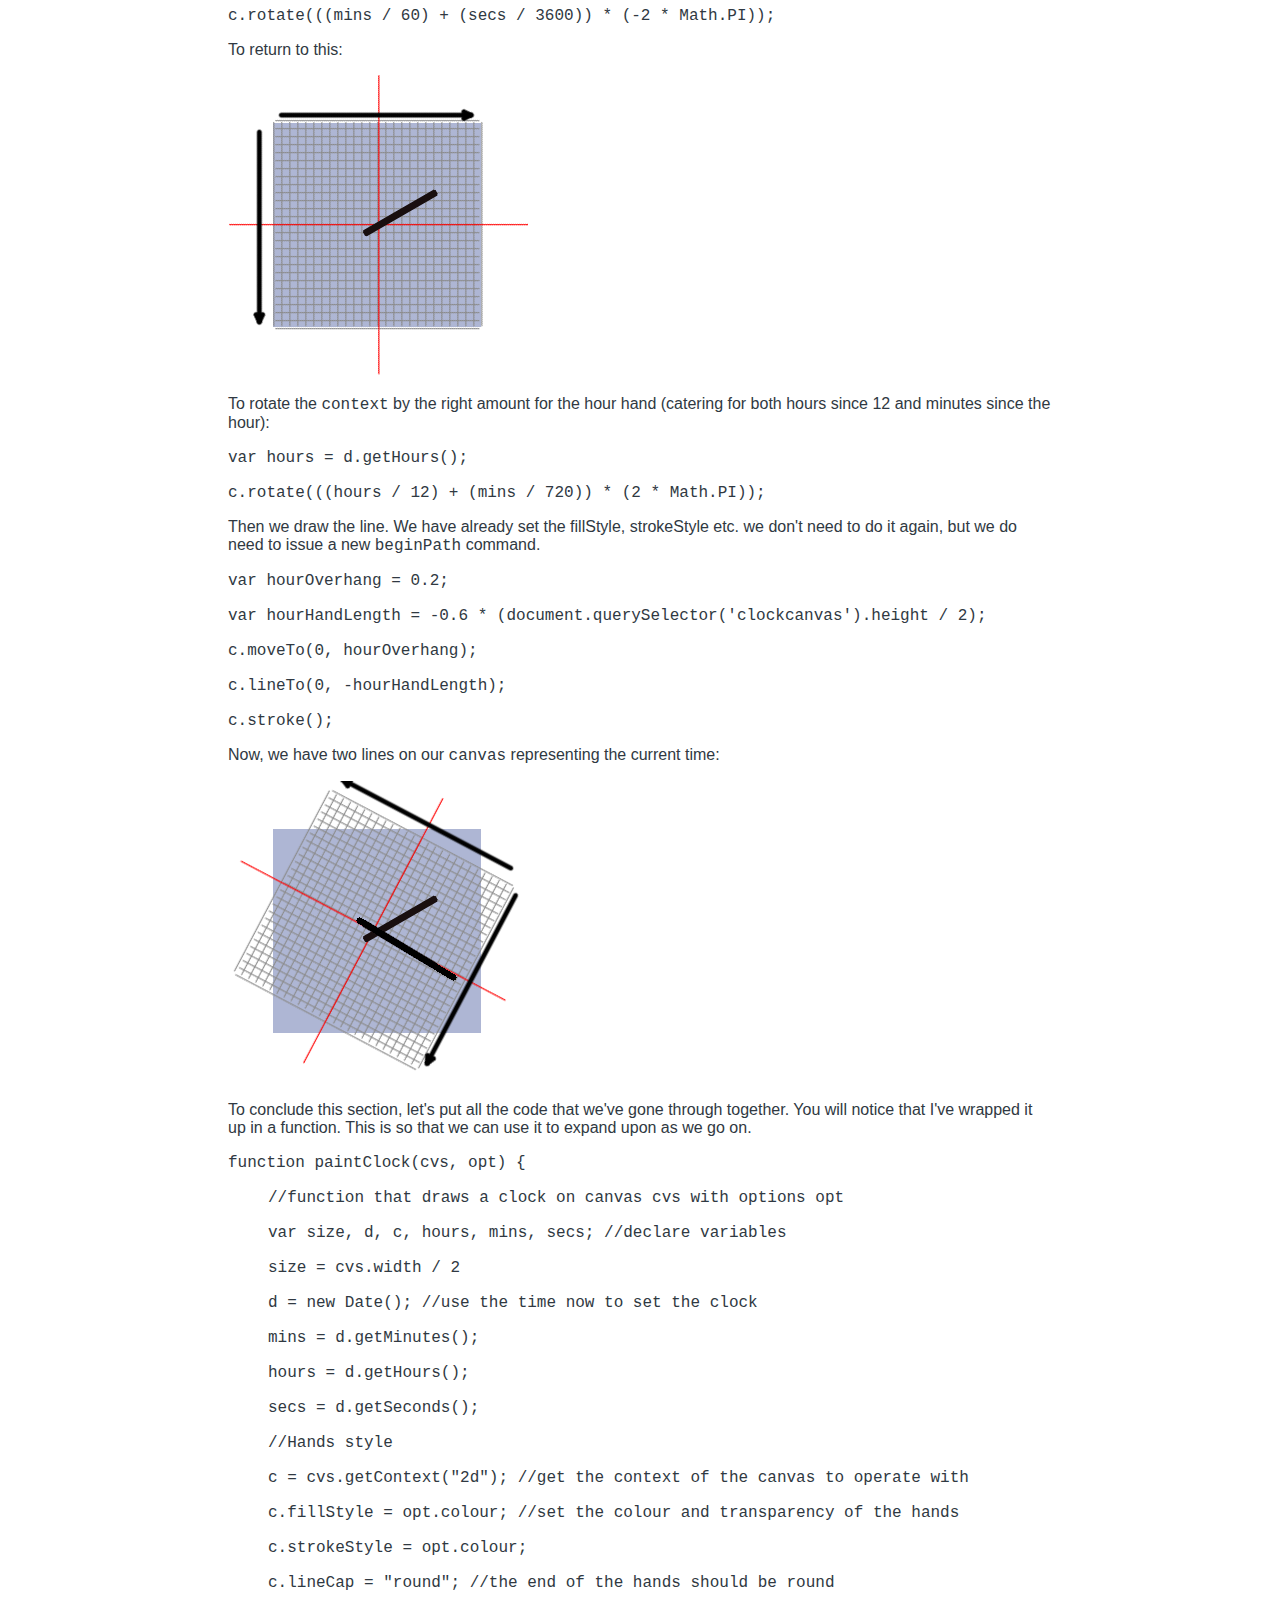
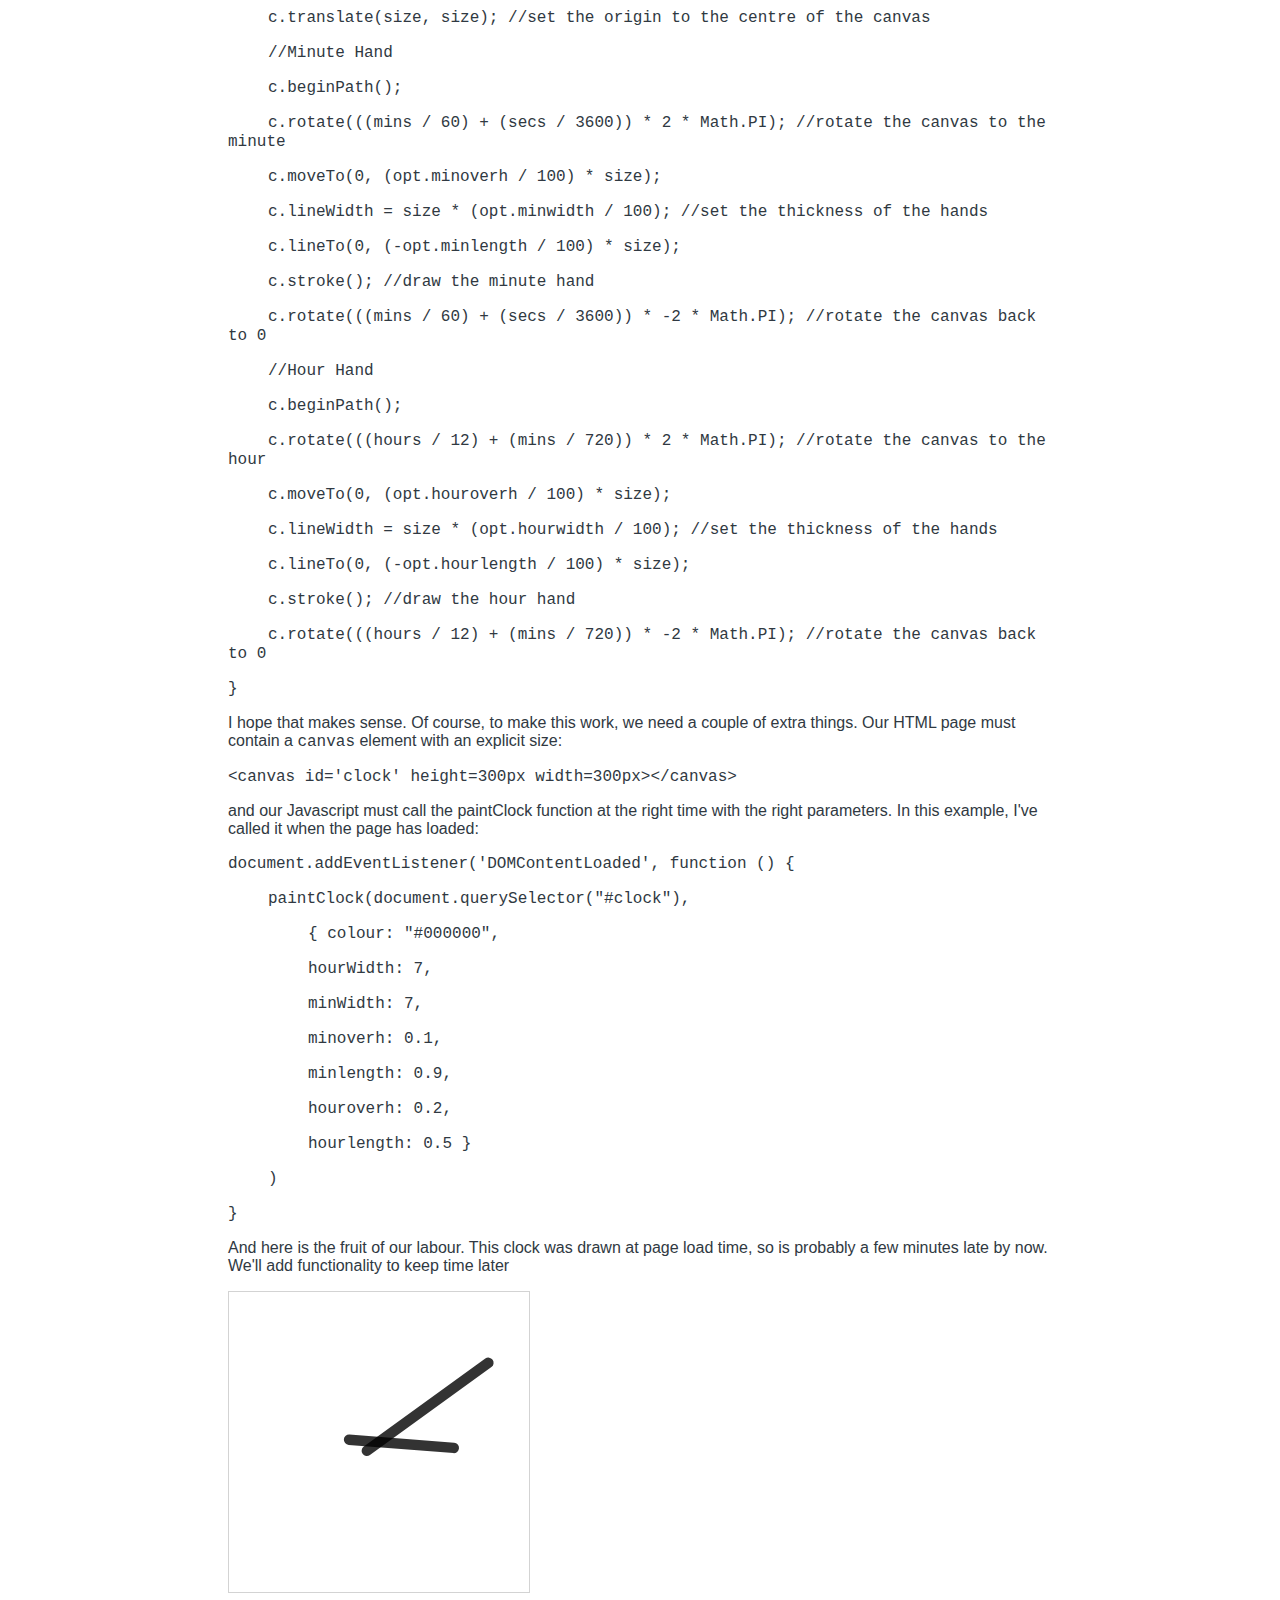
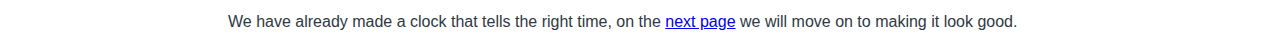
<file: page2.html>
<!DOCTYPE html>
<!-- saved from url=(0051)https://ab00a.github.io/page2.html -->
<html lang="en" xmlns="http://www.w3.org/1999/xhtml">

<head>
	<meta http-equiv="Content-Type" content="text/html; charset=UTF-8">
	<link rel="shortcut icon" type="image/x-icon" href="favicon.ico">
	<title>How to Make an Analogue Clock with HTML5 Canvas and Javascript</title>
	<script type="text/javascript" src="./js/clockforchrome.js"></script>
	<link rel="stylesheet" type="text/css" href="./style/clockforchrome.css">
	<script>
		(function (i, s, o, g, r, a, m) {
			i['GoogleAnalyticsObject'] = r; i[r] = i[r] || function () {
				(i[r].q = i[r].q || []).push(arguments)
			}, i[r].l = 1 * new Date(); a = s.createElement(o),
				m = s.getElementsByTagName(o)[0]; a.async = 1; a.src = g; m.parentNode.insertBefore(a, m)
		})(window, document, 'script', '//www.google-analytics.com/analytics.js', 'ga');

		ga('create', 'UA-42595703-1', 'clockforchrome.appspot.com');
		ga('send', 'pageview');
	</script>
</head>

<body>
	<div id="pagepane">
		<div id="top">
			<div id="topleft">
			</div>
			<div id="topmid">
				<img src="./assets/560Banner.png" alt="Clock for Google Chrome�" id="banner">
				<div id="titletext">How to Make an Analogue Clock with the HTML5 Canvas and Javascript</div>
			</div>
			<div id="topright">
			</div>
		</div>
		<div id="mid">
			<div id="midleft">
				<div id="topmidleft">
					<ul id="contentsnav">
						<li><a class="unselected" href="https://ab00a.github.io/index.html">Working with a canvas</a>
						</li>
						<li><a class="selected" href="https://ab00a.github.io/page2.html">Clock Hands</a></li>
						<li><a class="unselected" href="https://ab00a.github.io/page3.html">Clock Face</a></li>
						<li><a class="unselected" href="https://ab00a.github.io/page4.html">How it Looks</a></li>
						<li><a class="unselected" href="https://ab00a.github.io/page5.html">Making it Tick</a></li>
						<li><a class="unselected" href="https://ab00a.github.io/page6.html">Further Reading</a></li>
					</ul>
				</div>
				<script async
					src="https://pagead2.googlesyndication.com/pagead/js/adsbygoogle.js?client=ca-pub-0829514606350414"
					crossorigin="anonymous"></script>
			</div>
			<div id="midmid">
				<div id="midmidtitle">Drawing the Hands</div>
				<div id="midmidcontent">
					<div id="content" class="showndiv">
						<p>So far, we've worked out that the best way to draw a clock is to make the canvas element
							behave like a clock, with the origin at the centre around which the <code>context</code>
							rotates.</p>
						<p>As long as the context has been rotated by the right amount, we just need to draw a straight
							line along one axis for our hands. Let me explain that in a bit more detail. If we go back
							to our unrotated <code>context</code>:</p>
						<p><img src="./assets/canvas2.png"></p>
						<p>and draw a line along the vertical axis, it's like it's pointing at 12 on our clock:</p>
						<p><img src="./assets/canvas4.png"></p>
						<p>If we rotate the <code>context</code> by 60 degrees (which is 60/360 of a full circle and
							therefore 2* pi * 60 / 360 radians), we have a hand pointing at 2 on our clock:</p>
						<p><img src="./assets/canvas5.png"></p>
						<p>Let's put that together in code, considering the minute hand first. We need to work out the
							angle that the minute hand subtends from the vertical at any given moment. It's quite easy
							to work out as long as we know the time. At X minutes past the hour, the minute hand is 360
							* X/60 degrees round. But as we need to be working in radians, it's 2 * pi * X / 60.</p>
						<p>So after we've <code>translate</code>d the canvas origin to the center, we
							<code>rotate</code> it by the appropriate angle and draw the line.</p>
						<p>In order to get the value of the current minute, use the <code>Date()</code> function with
							<code>getMinutes()</code>.</p>
						<p><code>var d = new Date();</code></p>
						<p><code>var mins = d.getMinutes();</code></p>
						<p>
						</p>
						<p><code>c.rotate((mins / 60) * (2 * Math.PI));</code></p>
						<p>where 'c' is the 2d <code>context</code> of our canvas element.</p>
						<p>On a real clock, the minute hand doesn't just jump forward every minute, it gradually moves
							with every second. So, for extra accuracy and a realistic movement, we should really account
							for the number of seconds through the minute in our angle too:</p>
						<p><code>var secs = d.getSeconds();</code></p>
						<p><code>c.rotate(((mins /60) + (secs / 3600)) * (2 * Math.PI));</code></p>
						<p>There are 60 minutes in an hour and there are 3600 seconds in an hour, so we do the
							calculation this way to work out the ange that the minute hand needs to rotate to account
							for both the minutes and the seconds since the hour (0 radians)..</p>
						<p>To draw the line, we'll use a few canvas functions. Initially, we need to specify that we're
							beginning a new drawing operation so we call <code>beginPath</code> thus:</p>
						<p><code>c.beginPath();</code></p>
						<p><code>beginPath</code> is used at the beginning of any set of drawing instructions on a
							<code>canvas</code>. It typically begins a drawing event and <code>stroke</code> ends it.
						</p>
						<p>We then <code>moveTo</code> the starting point of our line, which (for now) is the centre of
							the canvas at (0,0).</p>
						<p><code>c.moveTo(0,0);</code></p>
						<p>and then draw a <code>lineTo</code> the end point. The end point is a negative value on the
							y-axis, because you'll remember that the positive values go from top to bottom, so if we
							want to draw a line upwards, we draw it to a negative value on the y-axis.</p>
						<p><code>var minuteHandLength = -0.8 * (document.querySelector('clockcanvas').height / 2);</code>
						</p>
						<p><code>c.lineTo(0, minuteHandLength);</code></p>
						<p>In this example, I've drawn the minute hand 80% (0.8) of the clock's radius. In our finished
							code later, you will see that we use a value for the length of the hands that is relative to
							the size of the clock rather than an absolute number. This allows us to create a look and
							feel for our clock which is independent of its finished size. We'll look at customising the
							look and feel of the clock later.</p>
						<p>Before we actually draw the line, we need to specify the colour, thickness and style of the
							line. We can use the following to accomplish this:</p>
						<p><code>c.fillStyle = "#000000";</code></p>
						<p><code>c.strokeStyle = "#00000";</code></p>
						<p><code>c.lineCap = "round";</code></p>
						<p><code>c.lineWidth = 5;</code></p>
						<p>Finally, we actually draw the line using <code>stroke</code>.</p>
						<p><code>c.stroke();</code></p>
						<p>But wait, the hands on a clock usually don't start right in the middle, but have a little
							overhang. (Interesting fact, on a mechanical clock, this is to provide a counterweight for
							the longer part of the hand to reduce wear on the mechanism and prolong its life.) To
							include this, instead of starting the line at 0,0, we start a little bit along the positive
							direction (down) of the y-axis. So now our code looks like this:</p>
						<p><code>var minOverhang = 0.1;</code></p>
						<p><code>c.moveTo(0, minOverhang);</code></p>
						<p>Gives us this:</p>
						<p><img src="./assets/canvas6.png"></p>
						<p>When we put all this together subsequently, the code will look a bit different because rather
							than declaring dimensions like minOverhang at the time, we will wrap them all up in a
							parameter that will be sent to a generic function. This will allow a single clock draw
							function to cater for all the different styles that we choose.</p>
						<p>That's our minute hand done, now for the hour hand. We will use a very similar method to draw
							it, but first, we should rotate the <code>context</code> back to its original position ready
							for the next operation. Note that when we drew the hour hand, we used the
							<code>context</code> to put it in the right place, but the line was drawn on the canvas
							itself, so the line we drew does not rotate back with the context.</p>
						<p><code>c.rotate(((mins / 60) + (secs / 3600)) * (-2 * Math.PI));</code></p>
						<p>To return to this:</p>
						<p><img src="./assets/canvas7.png"></p>
						<p>To rotate the <code>context</code> by the right amount for the hour hand (catering for both
							hours since 12 and minutes since the hour):</p>
						<p><code>var hours = d.getHours();</code></p>
						<p><code>c.rotate(((hours / 12) + (mins / 720)) * (2 * Math.PI));</code></p>
						<p>Then we draw the line. We have already set the fillStyle, strokeStyle etc. we don't need to
							do it again, but we do need to issue a new <code>beginPath</code> command.</p>
						<p><code>var hourOverhang = 0.2;</code></p>
						<p><code>var hourHandLength = -0.6 * (document.querySelector('clockcanvas').height / 2);</code>
						</p>
						<p><code>c.moveTo(0, hourOverhang);</code></p>
						<p><code>c.lineTo(0, -hourHandLength);</code></p>
						<p><code>c.stroke();</code></p>
						<p>Now, we have two lines on our <code>canvas</code> representing the current time:</p>
						<p><img src="./assets/canvas8.png"></p>
						<p>To conclude this section, let's put all the code that we've gone through together. You will
							notice that I've wrapped it up in a function. This is so that we can use it to expand upon
							as we go on.</p>
						<p><code>function paintClock(cvs, opt) {</code></p>
						<p class="indent"><code>//function that draws a clock on canvas cvs with options opt</code></p>
						<p class="indent"><code>var size, d, c, hours, mins, secs; //declare variables</code></p>
						<p class="indent"><code>size = cvs.width / 2</code></p>
						<p class="indent"><code>d = new Date(); //use the time now to set the clock</code></p>
						<p class="indent"><code>mins = d.getMinutes();</code></p>
						<p class="indent"><code>hours = d.getHours();</code></p>
						<p class="indent"><code>secs = d.getSeconds();</code></p>
						<p class="indent"><code></code></p>
						<p class="indent"><code>//Hands style</code></p>
						<p class="indent">
							<code>c = cvs.getContext("2d"); //get the context of the canvas to operate with</code></p>
						<p class="indent">
							<code>c.fillStyle = opt.colour; //set the colour and transparency of the hands</code></p>
						<p class="indent"><code>c.strokeStyle = opt.colour;</code></p>
						<p class="indent"><code>c.lineCap = "round"; //the end of the hands should be round</code></p>
						<p class="indent">
							<code>c.translate(size, size); //set the origin to the centre of the canvas</code></p>
						<p class="indent"><code></code></p>
						<p class="indent"><code>//Minute Hand</code></p>
						<p class="indent"><code>c.beginPath();</code></p>
						<p class="indent">
							<code>c.rotate(((mins / 60) + (secs / 3600)) * 2 * Math.PI); //rotate the canvas to the minute</code>
						</p>
						<p class="indent"><code>c.moveTo(0, (opt.minoverh / 100) * size);</code></p>
						<p class="indent">
							<code>c.lineWidth = size * (opt.minwidth / 100); //set the thickness of the hands</code></p>
						<p class="indent"><code>c.lineTo(0, (-opt.minlength / 100) * size);</code></p>
						<p class="indent"><code>c.stroke(); //draw the minute hand</code></p>
						<p class="indent">
							<code>c.rotate(((mins / 60) + (secs / 3600)) * -2 * Math.PI); //rotate the canvas back to 0</code>
						</p>
						<p class="indent"><code></code></p>
						<p class="indent"><code>//Hour Hand</code></p>
						<p class="indent"><code>c.beginPath();</code></p>
						<p class="indent">
							<code>c.rotate(((hours / 12) + (mins / 720)) * 2 * Math.PI); //rotate the canvas to the hour</code>
						</p>
						<p class="indent"><code>c.moveTo(0, (opt.houroverh / 100) * size);</code></p>
						<p class="indent">
							<code>c.lineWidth = size * (opt.hourwidth / 100); //set the thickness of the hands</code>
						</p>
						<p class="indent"><code>c.lineTo(0, (-opt.hourlength / 100) * size);</code></p>
						<p class="indent"><code>c.stroke(); //draw the hour hand</code></p>
						<p class="indent">
							<code>c.rotate(((hours / 12) + (mins / 720)) * -2 * Math.PI); //rotate the canvas back to 0</code>
						</p>
						<p><code>}</code></p>

						<p> I hope that makes sense. Of course, to make this work, we need a couple of extra things. Our
							HTML page must contain a <code>canvas</code> element with an explicit size:</p>
						<p><code>&lt;canvas id='clock' height=300px width=300px&gt;&lt;/canvas&gt;</code></p>
						<p>and our Javascript must call the paintClock function at the right time with the right
							parameters. In this example, I've called it when the page has loaded:</p>
						<p><code>document.addEventListener('DOMContentLoaded', function () {</code></p>
						<p class="indent"><code>paintClock(document.querySelector("#clock"),</code></p>
						<p class="indentindent"><code>{ colour: "#000000",</code></p>
						<p class="indentindent"><code>hourWidth: 7,</code></p>
						<p class="indentindent"><code>minWidth: 7,</code></p>
						<p class="indentindent"><code>minoverh: 0.1,</code></p>
						<p class="indentindent"><code>minlength: 0.9,</code></p>
						<p class="indentindent"><code>houroverh: 0.2,</code></p>
						<p class="indentindent"><code>hourlength: 0.5 }</code></p>
						<p class="indent"><code>)</code></p>
						<p><code>}</code></p>
						<p>And here is the fruit of our labour. This clock was drawn at page load time, so is probably a
							few minutes late by now. We'll add functionality to keep time later</p>
						<canvas id="page2clock" width="300" height="300"></canvas>
						<p>We have already made a clock that tells the right time, on the <a
								href="https://ab00a.github.io/page3.html">next page</a> we will move on to making it
							look good.</p>
					</div>
					<div id="midad">
					</div>
				</div>
			</div>
			<div id="midright">
				<div id="midmidleft">
				</div>
			</div>



</body>

</html>
</file>
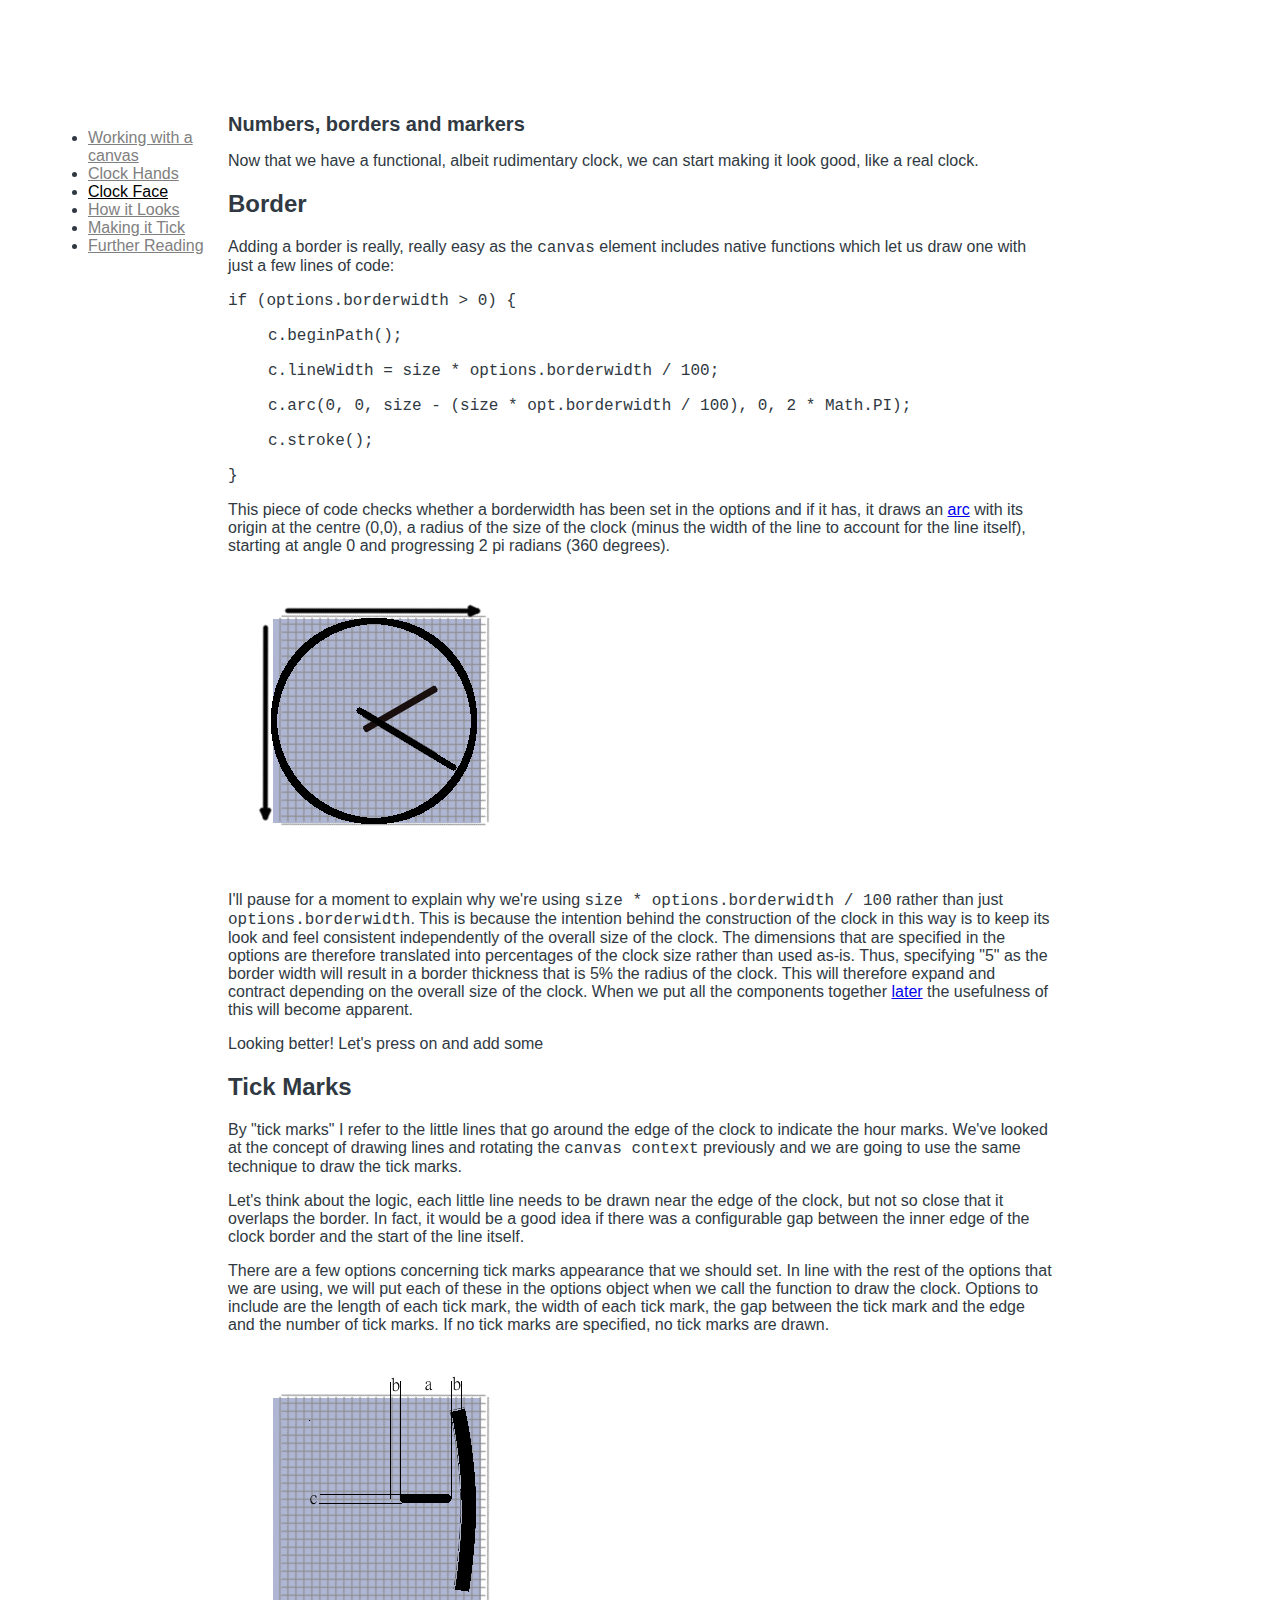
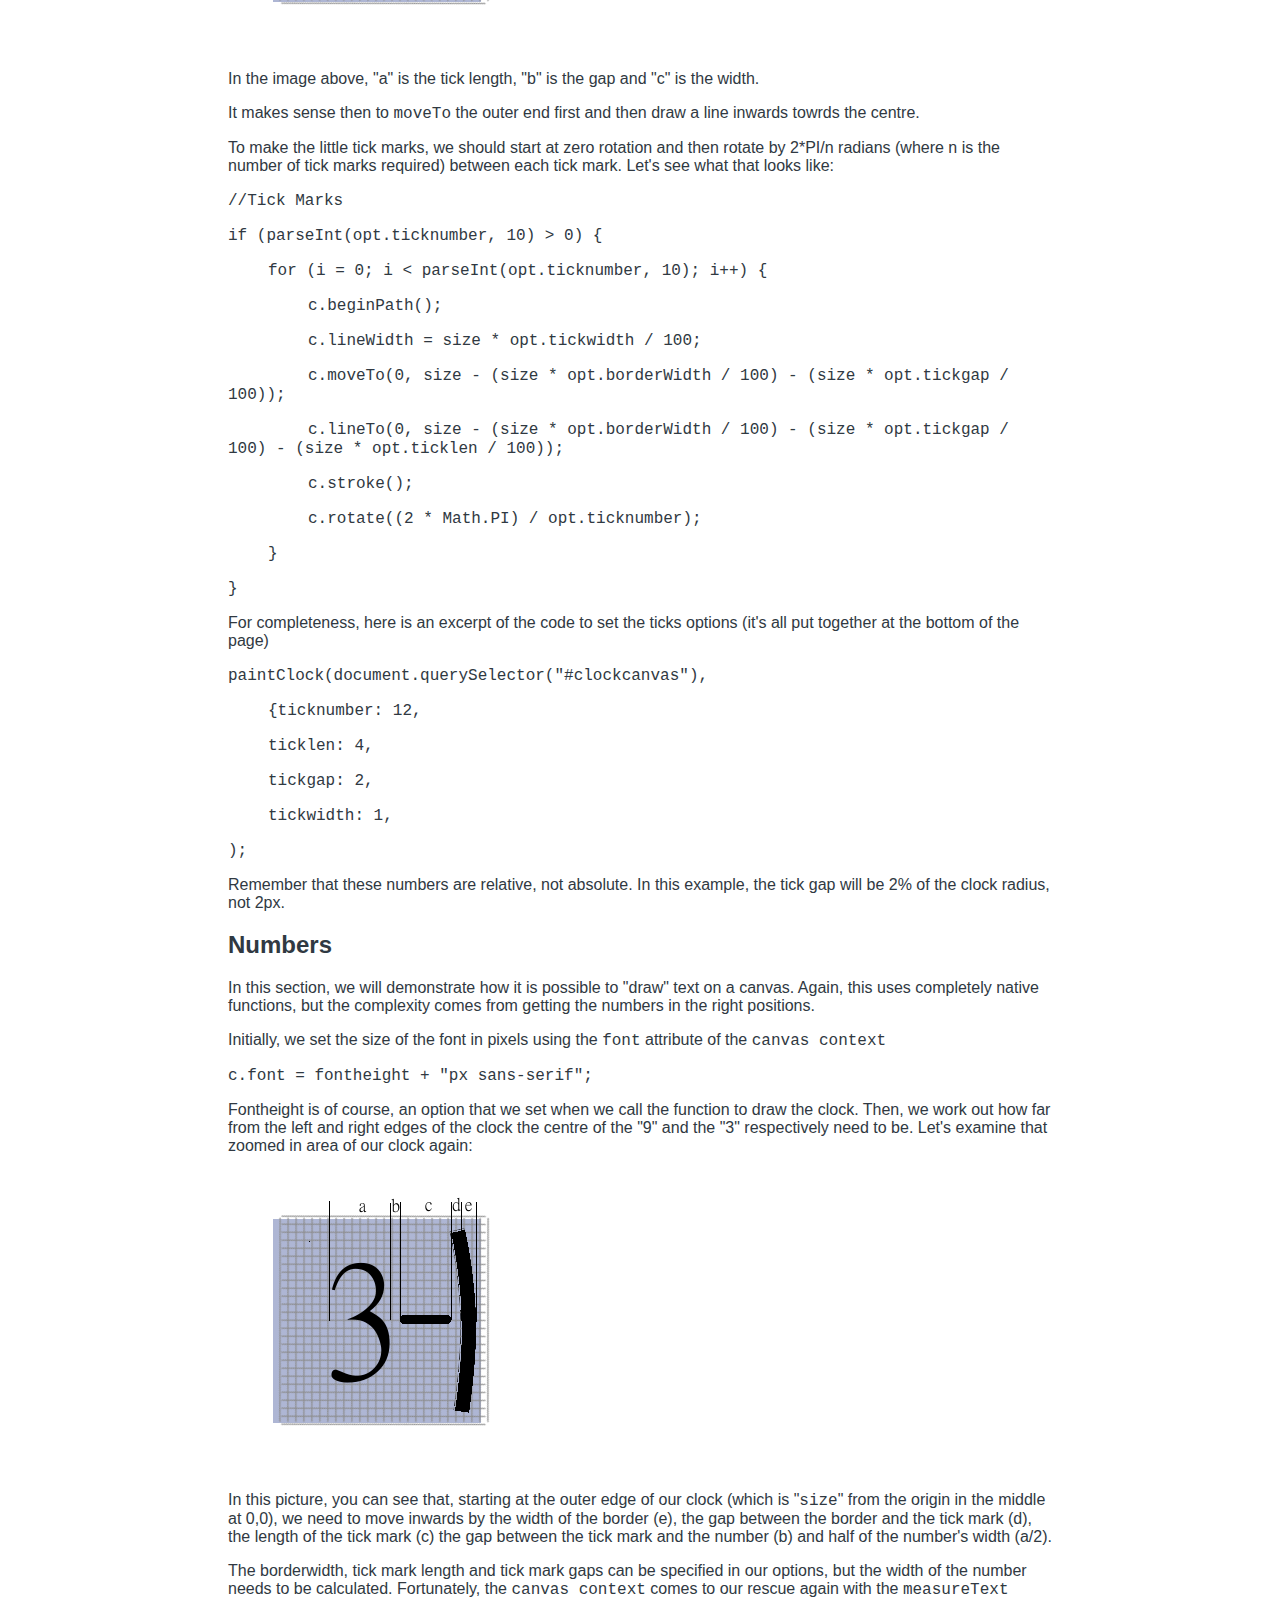
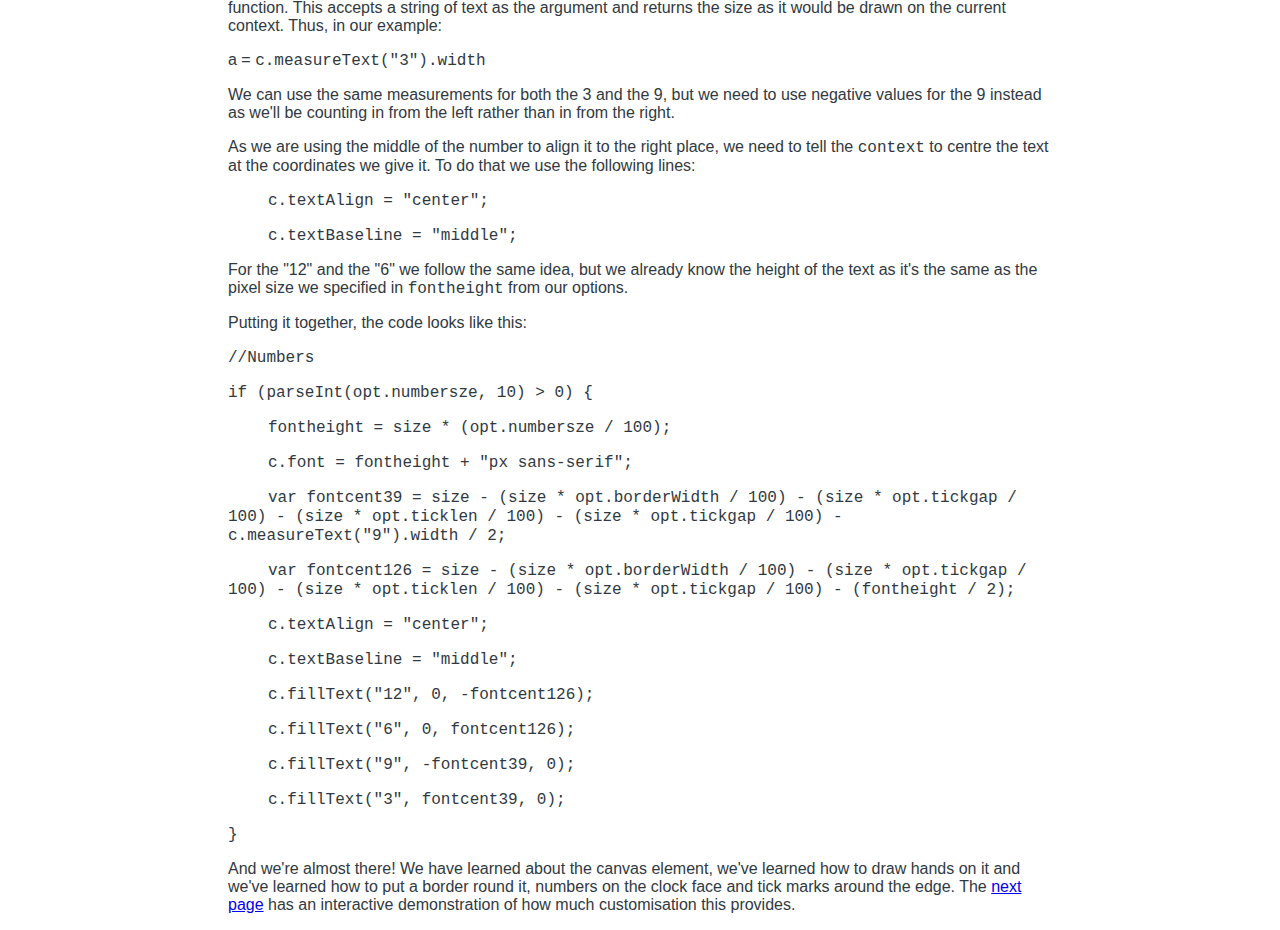
<file: page3.html>
<!DOCTYPE html>
<!-- saved from url=(0051)https://ab00a.github.io/page3.html -->
<html lang="en" xmlns="http://www.w3.org/1999/xhtml">

<head>
  <meta http-equiv="Content-Type" content="text/html; charset=UTF-8">
  <link rel="shortcut icon" type="image/x-icon" href="favicon.ico">
  <title>How to Make an Analogue Clock with HTML5 Canvas and Javascript</title>
  <script type="text/javascript" src="./js/clockforchrome.js"></script>
  <link rel="stylesheet" type="text/css" href="./style/clockforchrome.css">
  <script>
    (function (i, s, o, g, r, a, m) {
      i['GoogleAnalyticsObject'] = r; i[r] = i[r] || function () {
        (i[r].q = i[r].q || []).push(arguments)
      }, i[r].l = 1 * new Date(); a = s.createElement(o),
        m = s.getElementsByTagName(o)[0]; a.async = 1; a.src = g; m.parentNode.insertBefore(a, m)
    })(window, document, 'script', '//www.google-analytics.com/analytics.js', 'ga');

    ga('create', 'UA-42595703-1', 'clockforchrome.appspot.com');
    ga('send', 'pageview');
  </script>
</head>

<body>
  <div id="pagepane">
    <div id="top">
      <div id="topleft">
      </div>
      <div id="topmid">
        <img src="./assets/560Banner.png" alt="Clock for Google Chrome�" id="banner">
        <div id="titletext">How to Make an Analogue Clock with the HTML5 Canvas and Javascript</div>
      </div>
      <div id="topright">
      </div>
    </div>
    <div id="mid">
      <div id="midleft">
        <div id="topmidleft">
          <ul id="contentsnav">
            <li><a class="unselected" href="https://ab00a.github.io/index.html">Working with a canvas</a></li>
            <li><a class="unselected" href="https://ab00a.github.io/page2.html">Clock Hands</a></li>
            <li><a class="selected" href="https://ab00a.github.io/page3.html">Clock Face</a></li>
            <li><a class="unselected" href="https://ab00a.github.io/page4.html">How it Looks</a></li>
            <li><a class="unselected" href="https://ab00a.github.io/page5.html">Making it Tick</a></li>
            <li><a class="unselected" href="https://ab00a.github.io/page6.html">Further Reading</a></li>
          </ul>
        </div>
        <script async
          src="https://pagead2.googlesyndication.com/pagead/js/adsbygoogle.js?client=ca-pub-0829514606350414"
          crossorigin="anonymous"></script>
      </div>
      <div id="midmid">
        <div id="midmidtitle">Numbers, borders and markers</div>
        <div id="midmidcontent">
          <div id="content" class="showndiv">
            <p>Now that we have a functional, albeit rudimentary clock, we can start making it look good, like a real
              clock.</p>
            <h2>Border</h2>
            <p>Adding a border is really, really easy as the <code>canvas</code> element includes native functions which
              let us draw one with just a few lines of code:</p>
            <p><code>if (options.borderwidth &gt; 0) {</code></p>
            <p class="indent"><code>c.beginPath();</code></p>
            <p class="indent"><code>c.lineWidth = size * options.borderwidth / 100;</code></p>
            <p class="indent"><code>c.arc(0, 0, size - (size * opt.borderwidth / 100), 0, 2 * Math.PI);</code></p>
            <p class="indent"><code>c.stroke();</code></p>
            <p><code>}</code></p>
            <p>This piece of code checks whether a borderwidth has been set in the options and if it has, it draws an <a
                href="http://www.w3schools.com/tags/canvas_arc.asp">arc</a> with its origin at the centre (0,0), a
              radius of the size of the clock (minus the width of the line to account for the line itself), starting at
              angle 0 and progressing 2 pi radians (360 degrees).</p>
            <p><img src="./assets/canvas9.png"></p>
            <p>I'll pause for a moment to explain why we're using <code>size * options.borderwidth / 100</code> rather
              than just <code>options.borderwidth</code>. This is because the intention behind the construction of the
              clock in this way is to keep its look and feel consistent independently of the overall size of the clock.
              The dimensions that are specified in the options are therefore translated into percentages of the clock
              size rather than used as-is. Thus, specifying "5" as the border width will result in a border thickness
              that is 5% the radius of the clock. This will therefore expand and contract depending on the overall size
              of the clock. When we put all the components together <a
                href="https://ab00a.github.io/page4.html">later</a> the usefulness of this will become apparent.</p>
            <p>Looking better! Let's press on and add some</p>
            <h2>Tick Marks</h2>
            <p>By "tick marks" I refer to the little lines that go around the edge of the clock to indicate the hour
              marks. We've looked at the concept of drawing lines and rotating the <code>canvas context</code>
              previously and we are going to use the same technique to draw the tick marks.</p>
            <p>Let's think about the logic, each little line needs to be drawn near the edge of the clock, but not so
              close that it overlaps the border. In fact, it would be a good idea if there was a configurable gap
              between the inner edge of the clock border and the start of the line itself.</p>
            <p>There are a few options concerning tick marks appearance that we should set. In line with the rest of the
              options that we are using, we will put each of these in the options object when we call the function to
              draw the clock. Options to include are the length of each tick mark, the width of each tick mark, the gap
              between the tick mark and the edge and the number of tick marks. If no tick marks are specified, no tick
              marks are drawn.</p>
            <p><img src="./assets/zoom2.png"></p>
            <p>In the image above, "a" is the tick length, "b" is the gap and "c" is the width.</p>
            <p>It makes sense then to <code>moveTo</code> the outer end first and then draw a line inwards towrds the
              centre.</p>
            <p>To make the little tick marks, we should start at zero rotation and then rotate by 2*PI/n radians (where
              n is the number of tick marks required) between each tick mark. Let's see what that looks like:</p>
            <p><code>//Tick Marks</code></p>
            <p><code>if (parseInt(opt.ticknumber, 10) &gt; 0) {</code></p>
            <p class="indent"><code>for (i = 0; i &lt; parseInt(opt.ticknumber, 10); i++) {</code></p>
            <p class="indentindent"><code>c.beginPath();</code></p>
            <p class="indentindent"><code>c.lineWidth = size * opt.tickwidth / 100;</code></p>
            <p class="indentindent">
              <code>c.moveTo(0, size  - (size * opt.borderWidth / 100) - (size * opt.tickgap / 100));</code></p>
            <p class="indentindent">
              <code>c.lineTo(0, size  - (size * opt.borderWidth / 100) - (size * opt.tickgap / 100) - (size * opt.ticklen / 100));</code>
            </p>
            <p class="indentindent"><code>c.stroke();</code></p>
            <p class="indentindent"><code>c.rotate((2 * Math.PI) / opt.ticknumber);</code></p>
            <p class="indent"><code>}</code></p>
            <p><code>}</code></p>
            <p>For completeness, here is an excerpt of the code to set the ticks options (it's all put together at the
              bottom of the page)</p>
            <p><code>paintClock(document.querySelector("#clockcanvas"), </code></p>
            <p class="indent"><code>{ticknumber: 12,</code></p>
            <p class="indent"><code>ticklen: 4,</code></p>
            <p class="indent"><code>tickgap: 2,</code></p>
            <p class="indent"><code>tickwidth: 1,</code></p>
            <p><code>);</code></p>
            <p>Remember that these numbers are relative, not absolute. In this example, the tick gap will be 2% of the
              clock radius, not 2px.</p>
            <h2>Numbers</h2>
            <p>In this section, we will demonstrate how it is possible to "draw" text on a canvas. Again, this uses
              completely native functions, but the complexity comes from getting the numbers in the right positions.</p>
            <p>Initially, we set the size of the font in pixels using the <code>font</code> attribute of the
              <code>canvas context</code></p>
            <p><code>c.font = fontheight + "px sans-serif";</code></p>
            <p>Fontheight is of course, an option that we set when we call the function to draw the clock. Then, we work
              out how far from the left and right edges of the clock the centre of the "9" and the "3" respectively need
              to be. Let's examine that zoomed in area of our clock again:</p>
            <p><img src="./assets/zoom1.png"></p>
            <p>In this picture, you can see that, starting at the outer edge of our clock (which is "<code>size</code>"
              from the origin in the middle at 0,0), we need to move inwards by the width of the border (e), the gap
              between the border and the tick mark (d), the length of the tick mark (c) the gap between the tick mark
              and the number (b) and half of the number's width (a/2).</p>
            <p>The borderwidth, tick mark length and tick mark gaps can be specified in our options, but the width of
              the number needs to be calculated. Fortunately, the <code>canvas context</code> comes to our rescue again
              with the <code>measureText</code> function. This accepts a string of text as the argument and returns the
              size as it would be drawn on the current context. Thus, in our example:</p>
            <p>a = <code>c.measureText("3").width</code></p>
            <p>We can use the same measurements for both the 3 and the 9, but we need to use negative values for the 9
              instead as we'll be counting in from the left rather than in from the right.</p>
            <p>As we are using the middle of the number to align it to the right place, we need to tell the
              <code>context</code> to centre the text at the coordinates we give it. To do that we use the following
              lines:</p>
            <p class="indent"><code>c.textAlign = "center";</code></p>
            <p class="indent"><code>c.textBaseline = "middle";</code></p>
            <p>For the "12" and the "6" we follow the same idea, but we already know the height of the text as it's the
              same as the pixel size we specified in <code>fontheight</code> from our options.</p>
            <p>Putting it together, the code looks like this:</p>
            <p><code>//Numbers</code></p>
            <p><code>if (parseInt(opt.numbersze, 10) &gt; 0) {</code></p>
            <p class="indent"><code>fontheight = size * (opt.numbersze / 100);</code></p>
            <p class="indent"><code>c.font = fontheight + "px sans-serif";</code></p>
            <p class="indent">
              <code>var fontcent39 = size  - (size * opt.borderWidth / 100) - (size * opt.tickgap / 100) - (size * opt.ticklen / 100) - (size * opt.tickgap / 100) - c.measureText("9").width / 2;</code>
            </p>
            <p class="indent">
              <code>var fontcent126 = size  - (size * opt.borderWidth / 100) - (size * opt.tickgap / 100) - (size * opt.ticklen / 100) - (size * opt.tickgap / 100) - (fontheight / 2);</code>
            </p>
            <p class="indent"><code>c.textAlign = "center";</code></p>
            <p class="indent"><code>c.textBaseline = "middle";</code></p>
            <p class="indent"><code>c.fillText("12", 0, -fontcent126);</code></p>
            <p class="indent"><code>c.fillText("6", 0, fontcent126);</code></p>
            <p class="indent"><code>c.fillText("9", -fontcent39, 0);</code></p>
            <p class="indent"><code>c.fillText("3", fontcent39, 0);</code></p>
            <p><code>}</code></p>
            <p>And we're almost there! We have learned about the canvas element, we've learned how to draw hands on it
              and we've learned how to put a border round it, numbers on the clock face and tick marks around the edge.
              The <a href="https://ab00a.github.io/page4.html">next page</a> has an interactive demonstration of how
              much customisation this provides.</p>
          </div>
          <div id="midad">
          </div>
        </div>
      </div>
      <div id="midright">
        <div id="midmidleft">
        </div>
      </div>



</body>

</html>
</file>
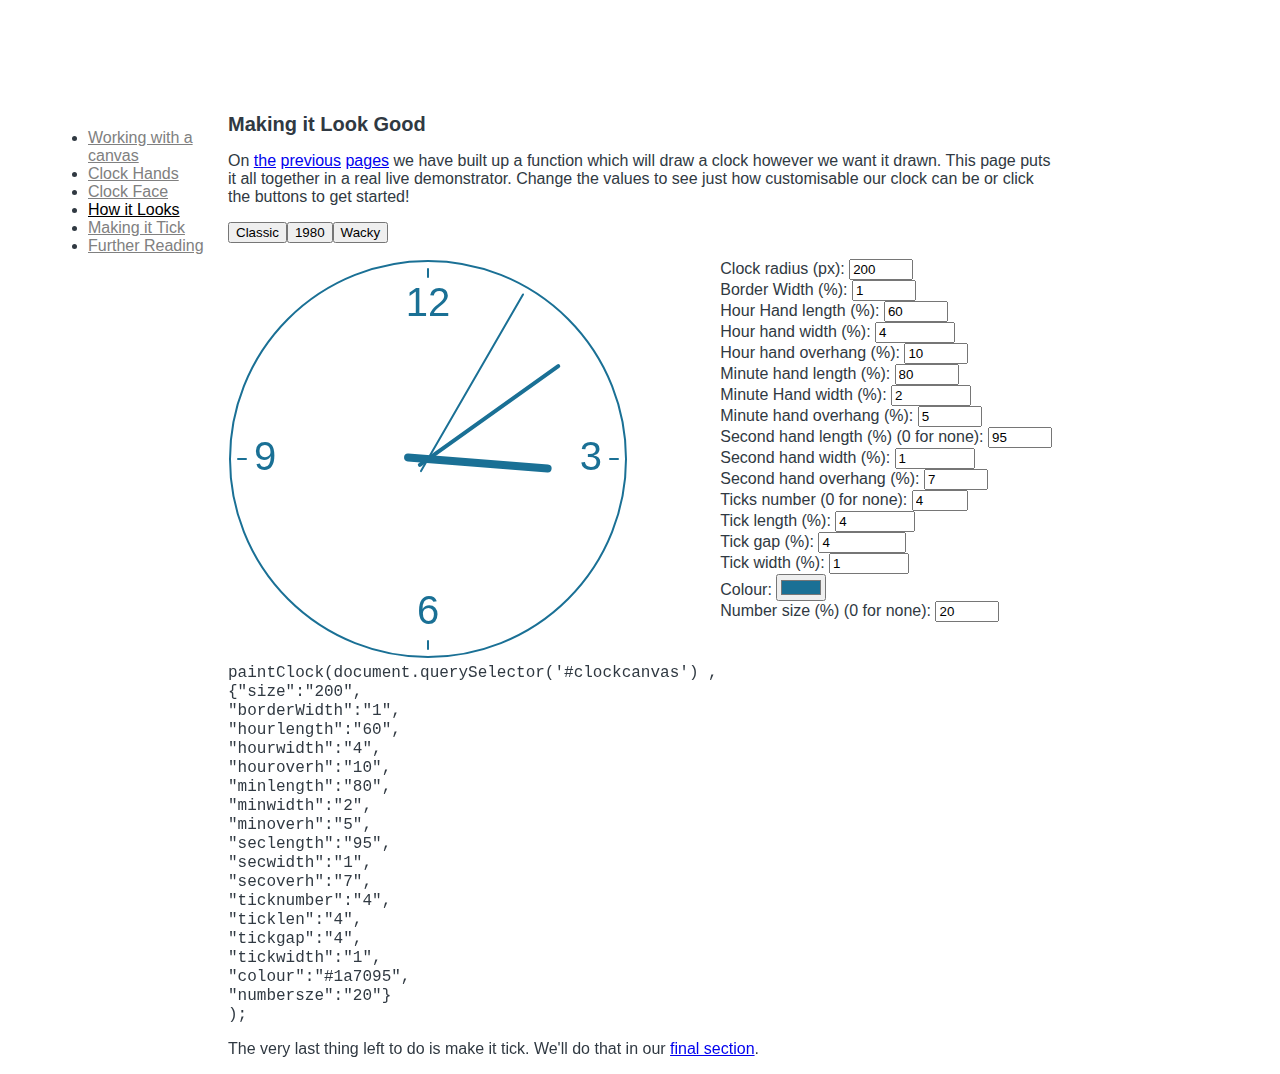
<file: page4.html>
<!DOCTYPE html>
<!-- saved from url=(0051)https://ab00a.github.io/page4.html -->
<html lang="en" xmlns="http://www.w3.org/1999/xhtml">

<head>
  <meta http-equiv="Content-Type" content="text/html; charset=UTF-8">
  <link rel="shortcut icon" type="image/x-icon" href="favicon.ico">
  <title>How to Make an Analogue Clock with HTML5 Canvas and Javascript</title>
  <script type="text/javascript" src="./js/page4.js"></script>
  <link rel="stylesheet" type="text/css" href="./style/clockforchrome.css">
  <script>
    (function (i, s, o, g, r, a, m) {
      i['GoogleAnalyticsObject'] = r; i[r] = i[r] || function () {
        (i[r].q = i[r].q || []).push(arguments)
      }, i[r].l = 1 * new Date(); a = s.createElement(o),
        m = s.getElementsByTagName(o)[0]; a.async = 1; a.src = g; m.parentNode.insertBefore(a, m)
    })(window, document, 'script', '//www.google-analytics.com/analytics.js', 'ga');

    ga('create', 'UA-42595703-1', 'clockforchrome.appspot.com');
    ga('send', 'pageview');
  </script>
  <script async src="https://pagead2.googlesyndication.com/pagead/js/adsbygoogle.js?client=ca-pub-0829514606350414"
    crossorigin="anonymous"></script>
</head>

<body>
  <div id="pagepane">
    <div id="top">
      <div id="topleft">
      </div>
      <div id="topmid">
        <img src="./assets/560Banner.png" alt="Clock for Google Chrome�" id="banner">
        <div id="titletext">How to Make an Analogue Clock with the HTML5 Canvas and Javascript</div>
      </div>
      <div id="topright">
      </div>
    </div>
    <div id="mid">
      <div id="midleft">
        <div id="topmidleft">
          <ul id="contentsnav">
            <li><a class="unselected" href="https://ab00a.github.io/index.html">Working with a canvas</a></li>
            <li><a class="unselected" href="https://ab00a.github.io/page2.html">Clock Hands</a></li>
            <li><a class="unselected" href="https://ab00a.github.io/page3.html">Clock Face</a></li>
            <li><a class="selected" href="https://ab00a.github.io/page4.html">How it Looks</a></li>
            <li><a class="unselected" href="https://ab00a.github.io/page5.html">Making it Tick</a></li>
            <li><a class="unselected" href="https://ab00a.github.io/page6.html">Further Reading</a></li>
          </ul>
        </div>
      </div>
      <div id="midmid">
        <div id="midmidtitle">Making it Look Good</div>
        <div id="midmidcontent">
          <div id="content" class="showndiv">
            <p>On <a href="https://ab00a.github.io/page1.html">the</a> <a
                href="https://ab00a.github.io/page2.html">previous</a> <a
                href="https://ab00a.github.io/page3.html">pages</a> we have built up a function which will draw a clock
              however we want it drawn. This page puts it all together in a real live demonstrator. Change the values to
              see just how customisable our clock can be or click the buttons to get started!</p>
            <p><input type="button" id="classic" value="Classic"><input type="button" id="eighties" value="1980"><input
                type="button" id="wacky" value="Wacky"></p>
            <div id="clockholder" class="showndiv">
              <canvas id="clockcanvas" height="400px" width="400px"></canvas>
            </div>
            <div id="optionsholder" class="showndiv">
              <p class="input">Clock radius (px): <input type="number" step="1" max="500" min="0" id="size" value="200">
              </p>
              <p class="input">Border Width (%): <input type="number" step="1" max="100" min="0" id="borderWidth"
                  value="1"></p>
              <p class="input">Hour Hand length (%): <input type="number" step="1" max="100" min="1" id="hourlength"
                  value="60"></p>
              <p class="input">Hour hand width (%): <input type="number" step="0.1" max="100" min="0" id="hourwidth"
                  value="4"></p>
              <p class="input">Hour hand overhang (%): <input type="number" step="1" max="100" min="1" id="houroverh"
                  value="10"></p>
              <p class="input">Minute hand length (%): <input type="number" step="1" max="100" min="0" id="minlength"
                  value="80"></p>
              <p class="input">Minute Hand width (%): <input type="number" step="0.1" max="100" min="0" id="minwidth"
                  value="2"></p>
              <p class="input">Minute hand overhang (%): <input type="number" step="1" max="100" min="0" id="minhang"
                  value="5"></p>
              <p class="input">Second hand length (%) (0 for none): <input type="number" step="1" max="100" min="0"
                  id="seclength" value="95"></p>
              <p class="input">Second hand width (%): <input type="number" step="0.1" max="100" min="0" id="secwidth"
                  value="1"></p>
              <p class="input">Second hand overhang (%): <input type="number" step="1" max="100" min="0" id="sechang"
                  value="7"></p>
              <p class="input">Ticks number (0 for none): <input type="number" step="4" max="12" min="0" id="ticknumber"
                  value="4"></p>
              <p class="input">Tick length (%): <input type="number" step="0.1" max="100" min="0" id="ticklen"
                  value="4"></p>
              <p class="input">Tick gap (%): <input type="number" step="0.05" max="100" min="0" id="tickgap" value="4">
              </p>
              <p class="input">Tick width (%): <input type="number" step="0.1" max="100" min="0" id="tickwidth"
                  value="1"></p>
              <p class="input">Colour: <input type="color" id="colour" value="#1a7095"></p>
              <p class="input">Number size (%) (0 for none): <input type="number" step="1" max="100" min="0"
                  id="numbersze" value="20"></p>
            </div>
            <p id="render"><code
                id="coderender">paintClock(document.querySelector('#clockcanvas') , <br>{"size":"200",<br>"borderWidth":"0",<br>"hourlength":"60",<br>"hourwidth":"4",<br>"houroverh":"10",<br>"minlength":"95",<br>"minwidth":"2",<br>"minoverh":"10",<br>"seclength":"100",<br>"secwidth":"0.1",<br>"secoverh":"0",<br>"ticknumber":"12",<br>"ticklen":"6.3",<br>"tickgap":"80",<br>"tickwidth":"4.6",<br>"colour":"#ff0000",<br>"numbersze":"0"}<br>);</code>
            </p>
            <p>The very last thing left to do is make it tick. We'll do that in our <a
                href="https://ab00a.github.io/page5.html">final section</a>.</p>
          </div>
          <div id="midad">
          </div>
        </div>
      </div>
      <div id="midright">
        <div id="midmidleft">
        </div>
        <div id="botmidleft">
        </div>
      </div>
    </div>
    <div id="bot">
    </div>
  </div>



</body>

</html>
</file>
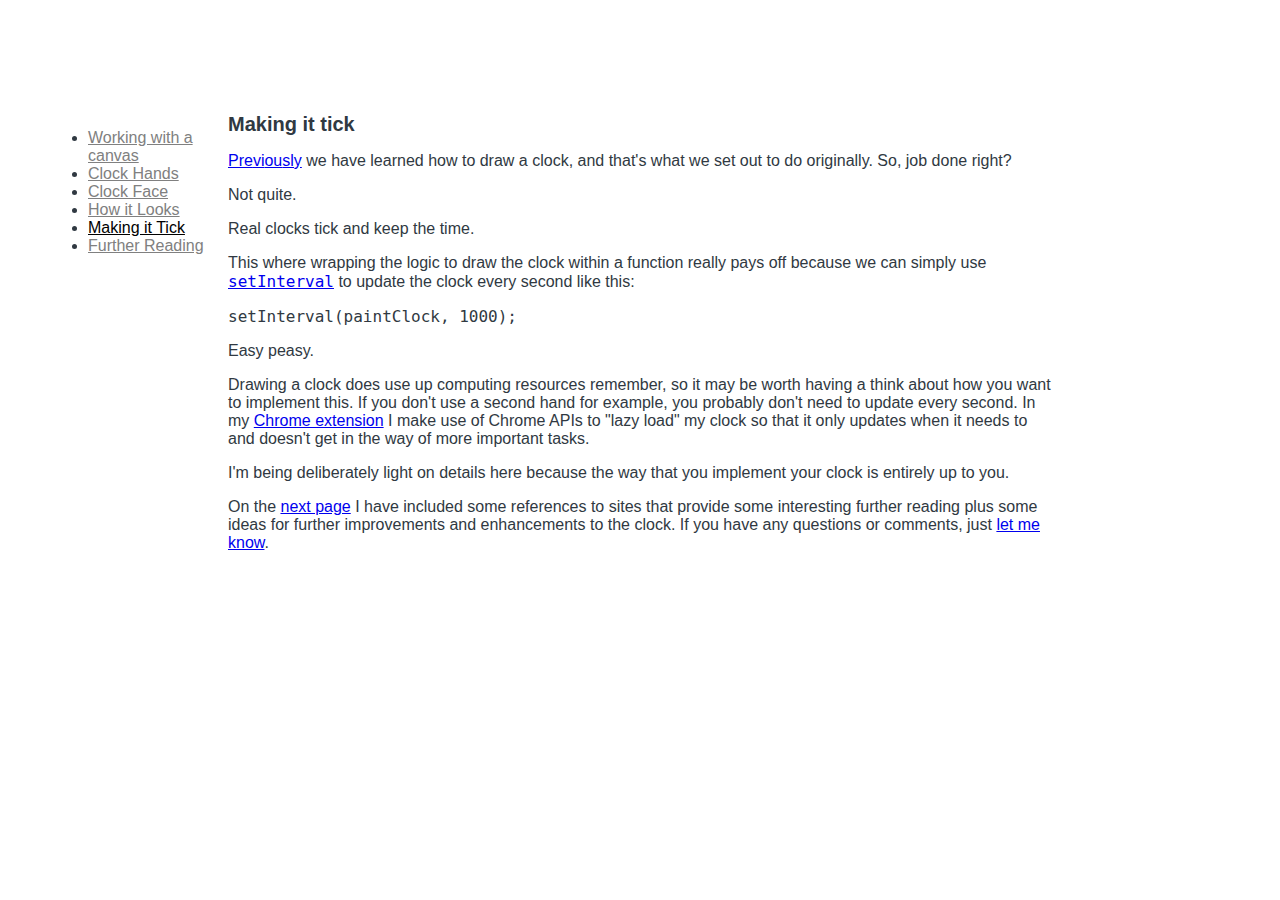
<file: page5.html>
<!DOCTYPE html>
<!-- saved from url=(0051)https://ab00a.github.io/page5.html -->
<html lang="en" xmlns="http://www.w3.org/1999/xhtml">

<head>
  <meta http-equiv="Content-Type" content="text/html; charset=UTF-8">
  <link rel="shortcut icon" type="image/x-icon" href="favicon.ico">
  <title>How to Make an Analogue Clock with HTML5 Canvas and Javascript</title>
  <script type="text/javascript" src="./js/clockforchrome.js"></script>
  <link rel="stylesheet" type="text/css" href="./style/clockforchrome.css">
  <script>
    (function (i, s, o, g, r, a, m) {
      i['GoogleAnalyticsObject'] = r; i[r] = i[r] || function () {
        (i[r].q = i[r].q || []).push(arguments)
      }, i[r].l = 1 * new Date(); a = s.createElement(o),
        m = s.getElementsByTagName(o)[0]; a.async = 1; a.src = g; m.parentNode.insertBefore(a, m)
    })(window, document, 'script', '//www.google-analytics.com/analytics.js', 'ga');
    ga('create', 'UA-42595703-1', 'clockforchrome.appspot.com');
    ga('send', 'pageview');
  </script>
  <script async src="https://pagead2.googlesyndication.com/pagead/js/adsbygoogle.js?client=ca-pub-0829514606350414"
    crossorigin="anonymous"></script>
</head>

<body>
  <div id="pagepane">
    <div id="top">
      <div id="topleft">
      </div>
      <div id="topmid">
        <img src="./assets/560Banner.png" alt="Clock for Google Chrome�" id="banner">
        <div id="titletext">How to Make an Analogue Clock with the HTML5 Canvas and Javascript</div>
      </div>
      <div id="topright">
      </div>
    </div>
    <div id="mid">
      <div id="midleft">
        <div id="topmidleft">
          <ul id="contentsnav">
            <li><a class="unselected" href="https://ab00a.github.io/index.html">Working with a canvas</a></li>
            <li><a class="unselected" href="https://ab00a.github.io/page2.html">Clock Hands</a></li>
            <li><a class="unselected" href="https://ab00a.github.io/page3.html">Clock Face</a></li>
            <li><a class="unselected" href="https://ab00a.github.io/page4.html">How it Looks</a></li>
            <li><a class="selected" href="https://ab00a.github.io/page5.html">Making it Tick</a></li>
            <li><a class="unselected" href="https://ab00a.github.io/page6.html">Further Reading</a></li>
          </ul>
        </div>
      </div>
      <div id="midmid">
        <div id="midmidtitle">Making it tick</div>
        <div id="midmidcontent">
          <div id="content" class="showndiv">
            <p><a href="https://ab00a.github.io/page1.html">Pre</a><a href="https://ab00a.github.io/page2.html">vi</a><a
                href="https://ab00a.github.io/page3.html">ou</a><a href="https://ab00a.github.io/page4.html">sly</a> we
              have learned how to draw a clock, and that's what we set out to do originally. So, job done right?</p>
            <p>Not quite.</p>
            <p>Real clocks tick and keep the time.</p>
            <p>This where wrapping the logic to draw the clock within a function really pays off because we can simply
              use <code><a href="http://www.w3schools.com/jsref/met_win_setinterval.asp">setInterval</a></code> to
              update the clock every second like this:</p>
            <p><code>setInterval(paintClock, 1000);</code></p>
            <p>Easy peasy.</p>
            <p>Drawing a clock does use up computing resources remember, so it may be worth having a think about how you
              want to implement this. If you don't use a second hand for example, you probably don't need to update
              every second. In my <a
                href="https://chrome.google.com/webstore/detail/clock-for-google-chrome/emakkfldeggiinnfcdjkakdfcppbfhdg">Chrome
                extension</a> I make use of Chrome APIs to "lazy load" my clock so that it only updates when it needs to
              and doesn't get in the way of more important tasks.</p>
            <p>I'm being deliberately light on details here because the way that you implement your clock is entirely up
              to you.</p>
            <p>On the <a href="https://ab00a.github.io/page6.html">next page</a> I have included some references to
              sites that provide some interesting further reading plus some ideas for further improvements and
              enhancements to the clock. If you have any questions or comments, just <a
                href="https://plus.google.com/+ClockforchromeAppspot/posts">let me know</a>.</p>
          </div>
          <div id="midad">
          </div>
        </div>
      </div>
      <div id="midright">
        <div id="midmidleft">

        </div>
        <div id="botmidleft">
        </div>
      </div>
    </div>
    <div id="bot">

    </div>
  </div>
</body>

</html>
</file>
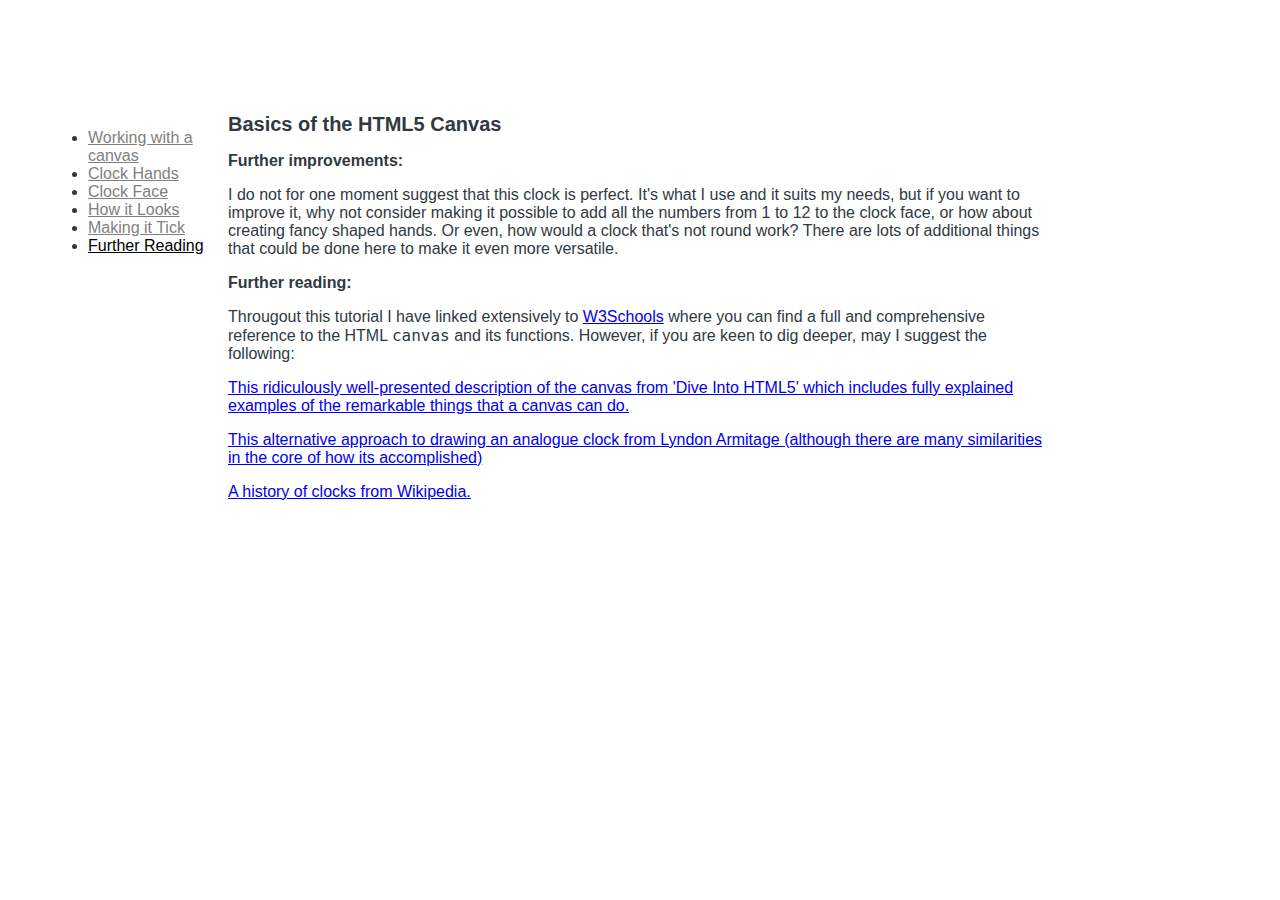
<file: page6.html>
<!DOCTYPE html>
<!-- saved from url=(0051)https://ab00a.github.io/page6.html -->
<html lang="en" xmlns="http://www.w3.org/1999/xhtml">

<head>
  <meta http-equiv="Content-Type" content="text/html; charset=UTF-8">
  <link rel="shortcut icon" type="image/x-icon" href="favicon.ico">
  <title>How to Make an Analogue Clock with HTML5 Canvas and Javascript</title>
  <script type="text/javascript" src="./js/clockforchrome.js"></script>
  <link rel="stylesheet" type="text/css" href="./style/clockforchrome.css">
  <script>
    (function (i, s, o, g, r, a, m) {
      i['GoogleAnalyticsObject'] = r; i[r] = i[r] || function () {
        (i[r].q = i[r].q || []).push(arguments)
      }, i[r].l = 1 * new Date(); a = s.createElement(o),
        m = s.getElementsByTagName(o)[0]; a.async = 1; a.src = g; m.parentNode.insertBefore(a, m)
    })(window, document, 'script', '//www.google-analytics.com/analytics.js', 'ga');
    ga('create', 'UA-42595703-1', 'clockforchrome.appspot.com');
    ga('send', 'pageview');
  </script>
  <script async src="https://pagead2.googlesyndication.com/pagead/js/adsbygoogle.js?client=ca-pub-0829514606350414"
    crossorigin="anonymous"></script>
</head>

<body>
  <div id="pagepane">
    <div id="top">
      <div id="topleft">
      </div>
      <div id="topmid">
        <img src="./assets/560Banner.png" alt="Clock for Google Chrome�" id="banner">
        <div id="titletext">How to Make an Analogue Clock with the HTML5 Canvas and Javascript</div>
      </div>
      <div id="topright">
      </div>
    </div>
    <div id="mid">
      <div id="midleft">
        <div id="topmidleft">
          <ul id="contentsnav">
            <li><a class="unselected" href="https://ab00a.github.io/index.html">Working with a canvas</a></li>
            <li><a class="unselected" href="https://ab00a.github.io/page2.html">Clock Hands</a></li>
            <li><a class="unselected" href="https://ab00a.github.io/page3.html">Clock Face</a></li>
            <li><a class="unselected" href="https://ab00a.github.io/page4.html">How it Looks</a></li>
            <li><a class="unselected" href="https://ab00a.github.io/page5.html">Making it Tick</a></li>
            <li><a class="selected" href="https://ab00a.github.io/page6.html">Further Reading</a></li>
          </ul>
        </div>
      </div>
      <div id="midmid">
        <div id="midmidtitle">Basics of the HTML5 Canvas</div>
        <div id="midmidcontent">
          <div id="content" class="showndiv">
            <p><b>Further improvements:</b></p>
            <p>I do not for one moment suggest that this clock is perfect. It's what I use and it suits my needs, but if
              you want to improve it, why not consider making it possible to add all the numbers from 1 to 12 to the
              clock face, or how about creating fancy shaped hands. Or even, how would a clock that's not round work?
              There are lots of additional things that could be done here to make it even more versatile.</p>
            <p><b>Further reading:</b></p>
            <p>Througout this tutorial I have linked extensively to <a href="http://www.w3schools.com/">W3Schools</a>
              where you can find a full and comprehensive reference to the HTML <code>canvas</code> and its functions.
              However, if you are keen to dig deeper, may I suggest the following:</p>
            <p><a href="http://diveintohtml5.info/canvas.html">This ridiculously well-presented description of the
                canvas from 'Dive Into HTML5' which includes fully explained examples of the remarkable things that a
                canvas can do.</a></p>
            <p><a href="http://lyndonarmitage.com/making-an-analog-clock-using-the-html5-canvas-tag/">This alternative
                approach to drawing an analogue clock from Lyndon Armitage (although there are many similarities in the
                core of how its accomplished)</a></p>
            <p><a href="http://en.wikipedia.org/wiki/History_of_timekeeping_devices">A history of clocks from
                Wikipedia.</a></p>
          </div>
          <div id="midad">
          </div>
        </div>
      </div>
      <div id="midright">
        <div id="midmidleft">
        </div>
        <div id="botmidleft">
        </div>
      </div>
    </div>
    <div id="bot">
    </div>
  </div>
</body>

</html>
</file>
<file: howtodrawaclock/style/clockforchrome.css>
body
{
  font-family: 'Segoe UI', Tahoma, sans-serif;
	color:rgb(48, 57, 66);
	font-size:16px;
}

.input
{
  margin: 0px;
}

.indent
{
	text-indent: 40px;
}

.indentindent
{
	text-indent: 80px;
}

#page2clock
{
	border:1px solid #d3d3d3;
}

#banner
{
    width: 824px;
    opacity: 0;
    animation: imagefadeshrink 4s forwards;
    -webkit-animation: imagefadeshrink 4s forwards;
    animation-delay: 2s;
    -webkit-animation-delay: 2s;
    top:0px;
}

#titletext
{
    position: absolute;
    text-align: center;
    width: 824px;
    top: 20px;
    animation: fadein 2s forwards;
    -webkit-animation: fadein 2s forwards;
    animation-delay: 4s;
    -webkit-animation-delay: 4s;
    font-size: 30px;
    font-weight: bold;
    opacity: 0;
    color: #676794;
    /*text-shadow: 0px 2px 3px #555;*/
    text-shadow:#fff 0px 1px 0, #000 0 -1px 0;
}

div
{
    border: 0px solid blue;
    float: left;

}

#optionsholder
{
  float: right;
}

}

.image
{
    text-align: center;
}

#pagepane
{
    margin: 0 auto;
    width: 1184px;
    float:none;
}

#topleft, #topright, #midleft, #midright, #topmidleft, #midmidleft, #botmidleft
{
    width: 180px;
}

#botmidleft
{
    height: 100px;
}

#topleft
{
    height: 100px;
}

#topmid, #midmid
{
    width: 824px;
}

#midmidtitle
{
    width: 824px;
    font-size: 20px;
    font-weight: bold;
}

#bot
{
    width: 1184px;
}

.showndiv
{
    display: block;
    animation: fadein 2s forwards;
    -webkit-animation: fadein 2s forwards;
}

.hiddendiv
{
    display: none;
}

#contentsnav > li > a.unselected
{
    color: rgb(128, 128, 128);
}

#contentsnav > li > a.selected
{
    color: rgb(0, 0, 0);
}

#contentsnav > li > a:hover
{
    color: rgb(0, 0, 0);
}

@-webkit-keyframes clockmove
{
    0%
    {
        top: 10px;
        left: 10px;
    }

    100%
    {
        top:10px;
        left: 50%;
        margin-left:-572px;
    }
}

@keyframes clockmove
{
    0%
    {
        top: 10px;
        left: 10px;
    }

    100%
    {
        top:10px;
        left: 50%;
        margin-left:-552px;
    }
}

@-webkit-keyframes imagefadeshrink
{
    0%
    {
        opacity: 0;
    }

    30%
    {
        opacity: 1;
    }

    100%
    {
        opacity: 0.4;
    }
}

@keyframes imagefadeshrink
{
    0%
    {
        opacity: 0;
    }

    30%
    {
        opacity: 1;
    }

    100%
    {
        opacity: 0.4;
    }
}

@-webkit-keyframes fadein
{
    0%
    {
        opacity: 0;
    }

    100%
    {
        opacity: 1;
    }
}

@keyframes fadein
{
    0%
    {
        opacity: 0;
    }

    100%
    {
        opacity: 1;
    }
}
</file>
<file: style/clockforchrome.css>
body
{
  font-family: 'Segoe UI', Tahoma, sans-serif;
	color:rgb(48, 57, 66);
	font-size:16px;
}

.input
{
  margin: 0px;
}

.indent
{
	text-indent: 40px;
}

.indentindent
{
	text-indent: 80px;
}

#page2clock
{
	border:1px solid #d3d3d3;
}

#banner
{
    width: 824px;
    opacity: 0;
    animation: imagefadeshrink 4s forwards;
    -webkit-animation: imagefadeshrink 4s forwards;
    animation-delay: 2s;
    -webkit-animation-delay: 2s;
    top:0px;
}

#titletext
{
    position: absolute;
    text-align: center;
    width: 824px;
    top: 20px;
    animation: fadein 2s forwards;
    -webkit-animation: fadein 2s forwards;
    animation-delay: 4s;
    -webkit-animation-delay: 4s;
    font-size: 30px;
    font-weight: bold;
    opacity: 0;
    color: #676794;
    /*text-shadow: 0px 2px 3px #555;*/
    text-shadow:#fff 0px 1px 0, #000 0 -1px 0;
}

div
{
    border: 0px solid blue;
    float: left;

}

#optionsholder
{
  float: right;
}

}

.image
{
    text-align: center;
}

#pagepane
{
    margin: 0 auto;
    width: 1184px;
    float:none;
}

#topleft, #topright, #midleft, #midright, #topmidleft, #midmidleft, #botmidleft
{
    width: 180px;
}

#botmidleft
{
    height: 100px;
}

#topleft
{
    height: 100px;
}

#topmid, #midmid
{
    width: 824px;
}

#midmidtitle
{
    width: 824px;
    font-size: 20px;
    font-weight: bold;
}

#bot
{
    width: 1184px;
}

.showndiv
{
    display: block;
    animation: fadein 2s forwards;
    -webkit-animation: fadein 2s forwards;
}

.hiddendiv
{
    display: none;
}

#contentsnav > li > a.unselected
{
    color: rgb(128, 128, 128);
}

#contentsnav > li > a.selected
{
    color: rgb(0, 0, 0);
}

#contentsnav > li > a:hover
{
    color: rgb(0, 0, 0);
}

@-webkit-keyframes clockmove
{
    0%
    {
        top: 10px;
        left: 10px;
    }

    100%
    {
        top:10px;
        left: 50%;
        margin-left:-572px;
    }
}

@keyframes clockmove
{
    0%
    {
        top: 10px;
        left: 10px;
    }

    100%
    {
        top:10px;
        left: 50%;
        margin-left:-552px;
    }
}

@-webkit-keyframes imagefadeshrink
{
    0%
    {
        opacity: 0;
    }

    30%
    {
        opacity: 1;
    }

    100%
    {
        opacity: 0.4;
    }
}

@keyframes imagefadeshrink
{
    0%
    {
        opacity: 0;
    }

    30%
    {
        opacity: 1;
    }

    100%
    {
        opacity: 0.4;
    }
}

@-webkit-keyframes fadein
{
    0%
    {
        opacity: 0;
    }

    100%
    {
        opacity: 1;
    }
}

@keyframes fadein
{
    0%
    {
        opacity: 0;
    }

    100%
    {
        opacity: 1;
    }
}
</file>
